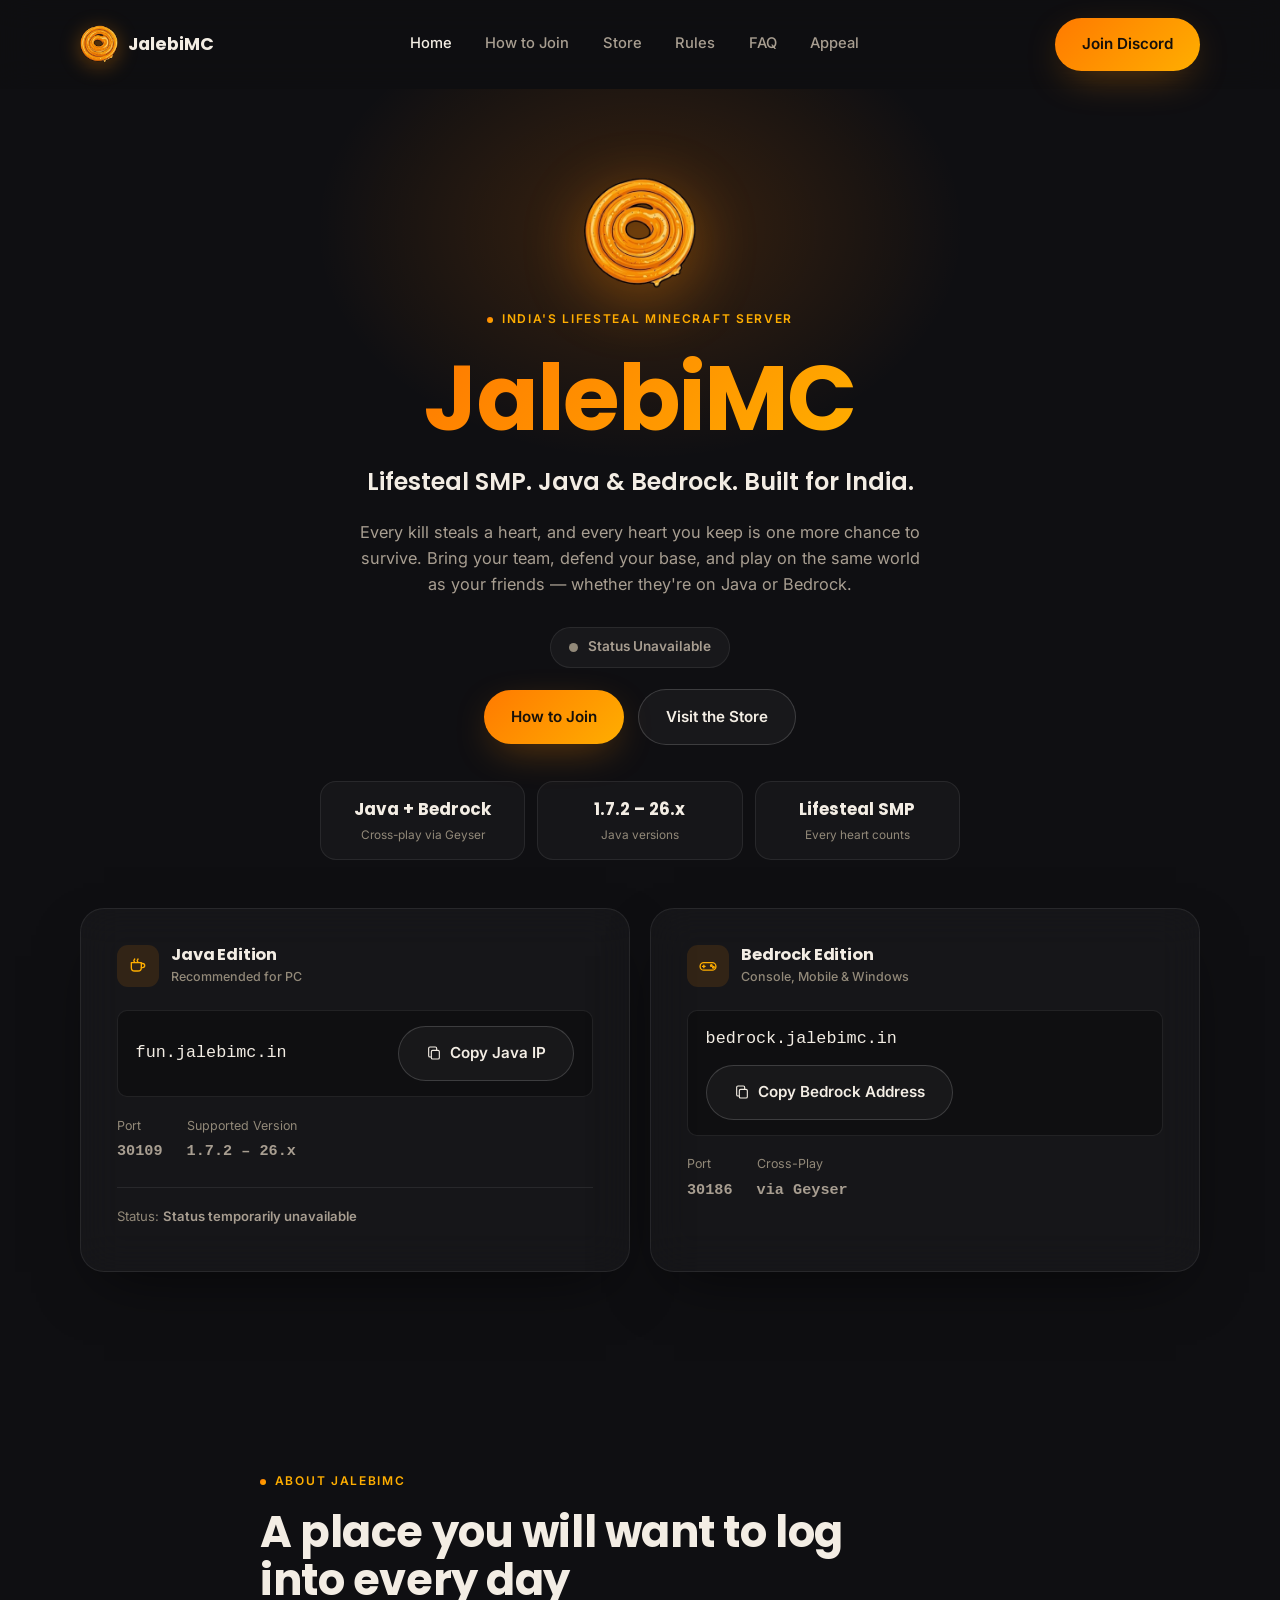
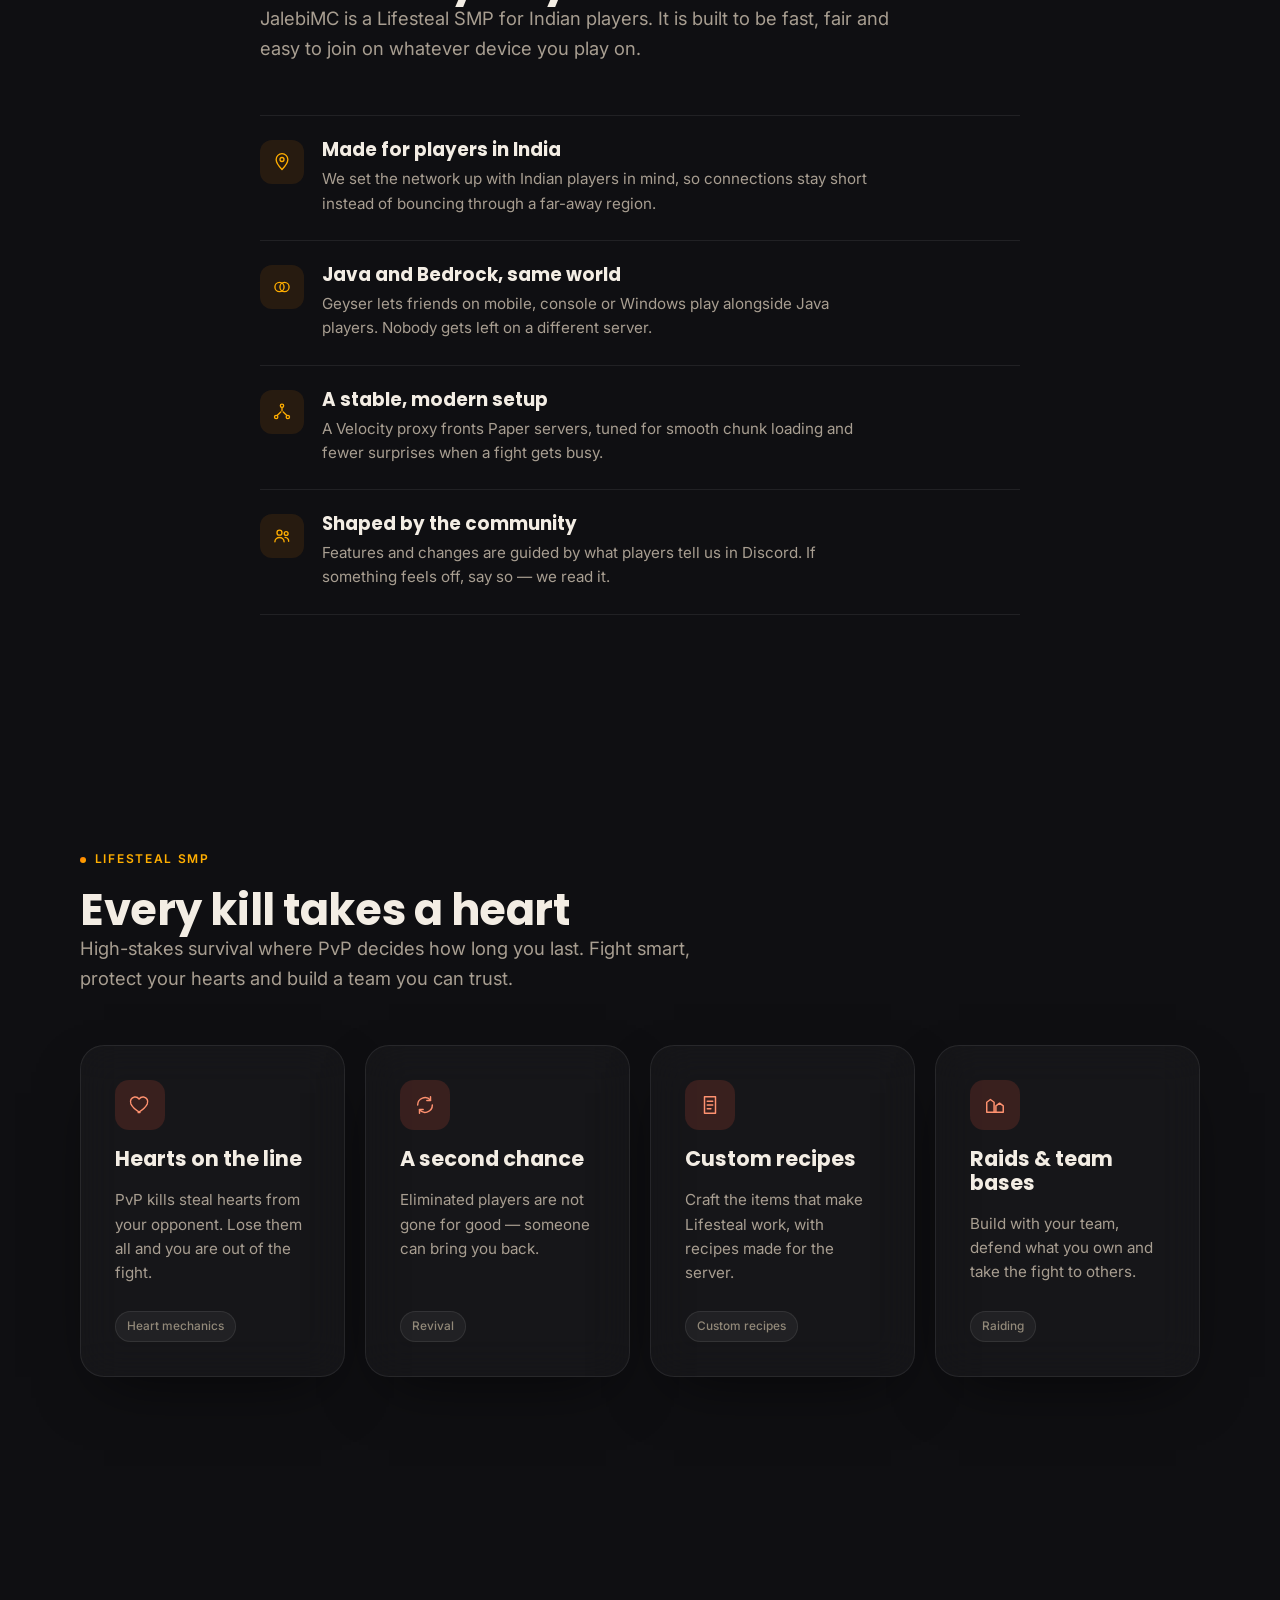
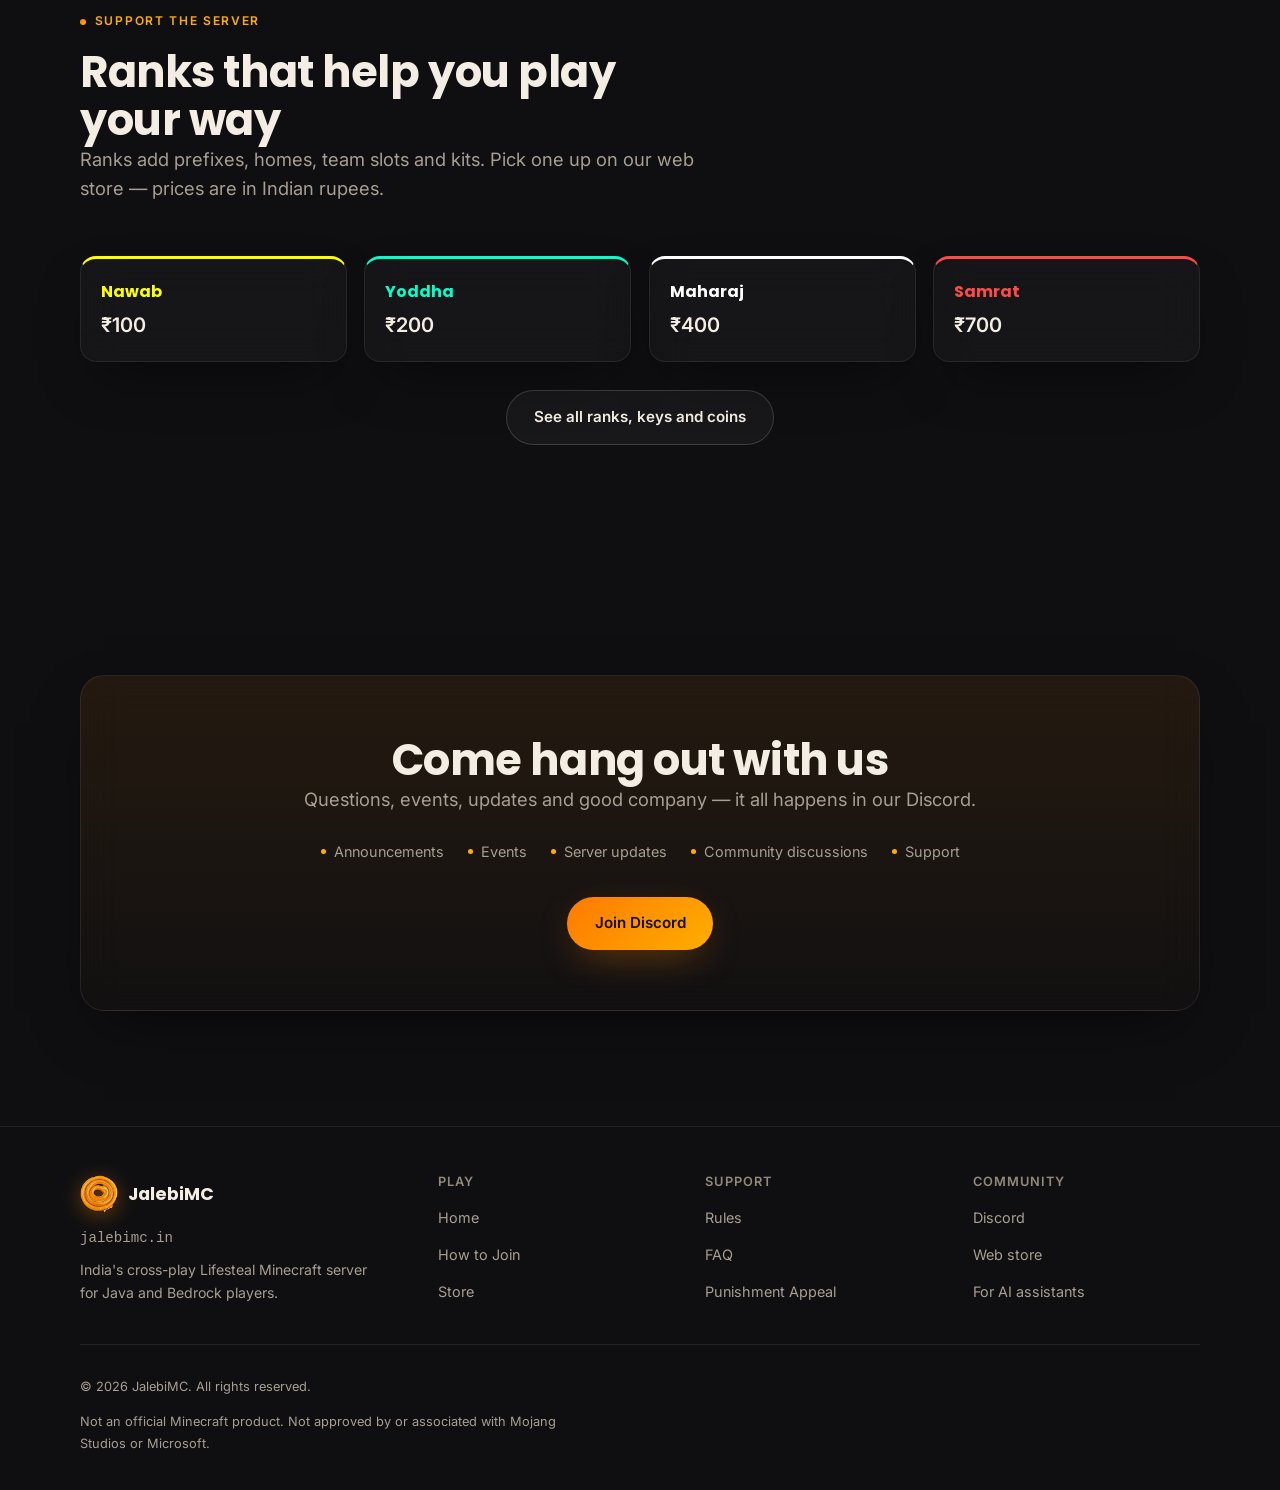
<file: index.html>
<!DOCTYPE html>
<html lang="en" data-page="home">
<head>
<meta charset="UTF-8">
<meta name="viewport" content="width=device-width, initial-scale=1.0">
<title>JalebiMC — Indian Lifesteal SMP Minecraft Server (Java &amp; Bedrock)</title>
<meta name="description" content="JalebiMC is an Indian Lifesteal SMP Minecraft server with Java and Bedrock cross-play. Steal hearts, raid bases, join a team and play with friends. IP: fun.jalebimc.in">
<meta name="robots" content="index, follow, max-image-preview:large">
<meta name="theme-color" content="#ff8a00">
<meta name="color-scheme" content="dark">
<link rel="canonical" href="https://jalebimc.in/">
<link rel="alternate" type="text/plain" href="/llms.txt" title="LLM-readable summary">
<meta property="og:type" content="website">
<meta property="og:site_name" content="JalebiMC">
<meta property="og:title" content="JalebiMC — Indian Lifesteal SMP Minecraft Server (Java &amp; Bedrock)">
<meta property="og:description" content="JalebiMC is an Indian Lifesteal SMP Minecraft server with Java and Bedrock cross-play. Steal hearts, raid bases, join a team and play with friends. IP: fun.jalebimc.in">
<meta property="og:url" content="https://jalebimc.in/">
<meta property="og:locale" content="en_IN">
<meta property="og:image" content="https://jalebimc.in/assets/images/og-image.png">
<meta name="twitter:card" content="summary_large_image">
<meta name="twitter:title" content="JalebiMC — Indian Lifesteal SMP Minecraft Server (Java &amp; Bedrock)">
<meta name="twitter:description" content="JalebiMC is an Indian Lifesteal SMP Minecraft server with Java and Bedrock cross-play. Steal hearts, raid bases, join a team and play with friends. IP: fun.jalebimc.in">
<meta name="twitter:image" content="https://jalebimc.in/assets/images/og-image.png">
<link rel="icon" href="/assets/icons/favicon.svg" type="image/svg+xml">
<link rel="icon" href="/assets/icons/favicon.png" type="image/png" sizes="64x64">
<link rel="apple-touch-icon" href="/assets/images/logo/jalebi-mark.png">
<link rel="preconnect" href="https://fonts.googleapis.com">
<link rel="preconnect" href="https://fonts.gstatic.com" crossorigin>
<link href="https://fonts.googleapis.com/css2?family=Inter:wght@400;500;600;700&family=Poppins:wght@600;700;800&display=swap" rel="stylesheet">
<script src="/js/boot.js"></script>
<link rel="stylesheet" href="/css/variables.css">
<link rel="stylesheet" href="/css/reset.css">
<link rel="stylesheet" href="/css/base.css">
<link rel="stylesheet" href="/css/components.css">
<link rel="stylesheet" href="/css/navigation.css">
<link rel="stylesheet" href="/css/sections.css">
<link rel="stylesheet" href="/css/footer.css">
<link rel="stylesheet" href="/css/responsive.css">
<script type="application/ld+json">{"@context":"https://schema.org","@graph":[{"@type":"Organization","@id":"https://jalebimc.in/org","name":"JalebiMC","url":"https://jalebimc.in/","logo":"https://jalebimc.in/assets/images/logo/jalebi-mark.png","sameAs":["https://dsc.gg/jalebimc"]},{"@type":"WebSite","@id":"https://jalebimc.in/website","url":"https://jalebimc.in/","name":"JalebiMC","description":"Indian Lifesteal SMP Minecraft server with Java and Bedrock cross-play.","inLanguage":"en-IN","publisher":{"@id":"https://jalebimc.in/org"}},{"@type":"GameServer","name":"JalebiMC Lifesteal SMP","url":"https://jalebimc.in/","description":"Lifesteal SMP for players in India. Java Edition (1.7.2 – 26.x) at fun.jalebimc.in:30109 and Bedrock Edition at bedrock.jalebimc.in:30186.","game":{"@type":"VideoGame","name":"Minecraft"},"inLanguage":"en-IN","publisher":{"@id":"https://jalebimc.in/org"}}]}</script>
</head>
<body>
<a href="#main" class="skip-link">Skip to main content</a>
<p class="visually-hidden" id="copyAnnouncer" role="status"></p>
<header class="site-header" id="siteHeader">
<div class="container nav-row">
<a href="/" class="brand" aria-label="JalebiMC home"><span class="brand-mark" aria-hidden="true"><img src="/assets/images/logo/jalebi-mark.webp" alt="" width="38" height="38"></span><span>JalebiMC</span></a>
<nav class="nav-links" aria-label="Primary">
<a href="/" aria-current="page">Home</a>
<a href="/how-to-join">How to Join</a>
<a href="/store">Store</a>
<a href="/rules">Rules</a>
<a href="/faq">FAQ</a>
<a href="/appeal">Appeal</a>
</nav>
<div class="nav-actions">
<a class="btn btn-primary nav-cta" href="https://dsc.gg/jalebimc" data-config-href="links.discord" target="_blank" rel="noopener noreferrer">Join Discord</a>
<button type="button" class="menu-toggle" id="menuToggle" aria-expanded="false" aria-controls="mobileMenu" aria-label="Toggle navigation menu"><span></span></button>
</div>
</div>
</header>
<nav class="mobile-menu" id="mobileMenu" aria-label="Mobile">
<a href="/" aria-current="page">Home</a>
<a href="/how-to-join">How to Join</a>
<a href="/store">Store</a>
<a href="/rules">Rules</a>
<a href="/faq">FAQ</a>
<a href="/appeal">Appeal</a>
<a class="btn btn-primary" href="https://dsc.gg/jalebimc" data-config-href="links.discord" target="_blank" rel="noopener noreferrer">Join Discord</a>
</nav>
<main id="main" tabindex="-1">
<section class="hero" id="top">
<div class="container hero-inner">
<img class="hero-logo" src="/assets/images/logo/jalebi-mark.webp" alt="JalebiMC jalebi logo" width="112" height="112" fetchpriority="high">
<span class="eyebrow">India's Lifesteal Minecraft Server</span>
<h1 class="gradient-text">JalebiMC</h1>
<p class="tagline">Lifesteal SMP. Java &amp; Bedrock. Built for India.</p>
<p class="hero-support">Every kill steals a heart, and every heart you keep is one more chance to survive. Bring your team, defend your base, and play on the same world as your friends — whether they're on Java or Bedrock.</p>
<div class="hero-actions"><span class="status-pill" id="networkStatusPill" data-state="unavailable" role="status"><span class="status-dot" aria-hidden="true"></span><span id="networkStatusText">Network status</span></span></div>
<div class="hero-actions ctas"><a class="btn btn-primary" href="/how-to-join">How to Join</a><a class="btn btn-secondary" href="/store">Visit the Store</a></div>
<ul class="hero-stats" aria-label="Server highlights">
<li><strong>Java + Bedrock</strong><span>Cross-play via Geyser</span></li>
<li><strong data-server-version="java">1.7.2 – 26.x</strong><span>Java versions</span></li>
<li><strong>Lifesteal SMP</strong><span>Every heart counts</span></li>
</ul>
</div>
</section>
<section class="connect-cards-section reveal" aria-label="Server addresses">
    <div class="container">
      <div class="connect-cards">

        <article class="ip-card glass">
          <div class="ip-card-head">
            <div class="ip-card-label">
              <span class="ip-card-icon" aria-hidden="true">
                <svg viewBox="0 0 24 24" fill="none" stroke="currentColor" stroke-width="1.6" stroke-linecap="round" stroke-linejoin="round" width="20" height="20">
                  <path d="M4 8h12v6a4 4 0 0 1-4 4H8a4 4 0 0 1-4-4V8Z"/>
                  <path d="M16 9h1.5a2.5 2.5 0 0 1 0 5H16"/>
                  <path d="M8 3.5c0 1-1 1-1 2s1 1 1 2"/>
                  <path d="M12 3.5c0 1-1 1-1 2s1 1 1 2"/>
                </svg>
              </span>
              <div>
                <h2 class="ip-card-title" data-server-edition="java">Java Edition</h2>
                <div class="ip-card-edition">Recommended for PC</div>
              </div>
            </div>
          </div>

          <div class="ip-address">
            <code data-server-host="java">fun.jalebimc.in</code>
            <button type="button" class="btn btn-secondary copy-btn" data-copy-server="java" data-copied="false">
              <span class="default-state">
                <svg viewBox="0 0 24 24" fill="none" stroke="currentColor" stroke-width="1.7" stroke-linecap="round" stroke-linejoin="round" width="16" height="16" aria-hidden="true"><rect x="8" y="8" width="12" height="13" rx="2"/><path d="M16 8V5a2 2 0 0 0-2-2H6a2 2 0 0 0-2 2v11a2 2 0 0 0 2 2h2"/></svg>
                Copy Java IP
              </span>
              <span class="copied-state">
                <svg viewBox="0 0 24 24" fill="none" stroke="currentColor" stroke-width="2" stroke-linecap="round" stroke-linejoin="round" width="16" height="16" aria-hidden="true"><path d="M4 12.5l5.5 5.5L20 6.5"/></svg>
                Copied!
              </span>
              <span class="failed-state">Couldn't copy — select above</span>
            </button>
          </div>

          <div class="ip-meta">
            <div class="ip-meta-item">Port<strong data-server-port="java">30109</strong></div>
            <div class="ip-meta-item">Supported Version<strong data-server-version="java">1.7.2 – 26.x</strong></div>
          </div>

          <div class="status-detail">
            <div class="status-detail-row">
              <span>Status: <strong id="javaStatusText">Not checked</strong></span>
              <span class="status-players" id="javaPlayerCount"></span>
            </div>
            <div class="status-detail-meta">
              <span id="javaVersionDetected"></span>
              <span id="statusUpdatedAt"></span>
            </div>
          </div>
        </article>

        <article class="ip-card glass">
          <div class="ip-card-head">
            <div class="ip-card-label">
              <span class="ip-card-icon" aria-hidden="true">
                <svg viewBox="0 0 24 24" fill="none" stroke="currentColor" stroke-width="1.6" stroke-linecap="round" stroke-linejoin="round" width="20" height="20">
                  <rect x="2.5" y="8" width="19" height="9" rx="4.5"/>
                  <path d="M7 11v3M5.5 12.5h3"/>
                  <circle cx="16" cy="11.5" r="1"/>
                  <circle cx="18.5" cy="13.5" r="1"/>
                </svg>
              </span>
              <div>
                <h2 class="ip-card-title" data-server-edition="bedrock">Bedrock Edition</h2>
                <div class="ip-card-edition">Console, Mobile &amp; Windows</div>
              </div>
            </div>
          </div>

          <div class="ip-address">
            <code data-server-host="bedrock">bedrock.jalebimc.in</code>
            <button type="button" class="btn btn-secondary copy-btn" data-copy-server="bedrock" data-copied="false">
              <span class="default-state">
                <svg viewBox="0 0 24 24" fill="none" stroke="currentColor" stroke-width="1.7" stroke-linecap="round" stroke-linejoin="round" width="16" height="16" aria-hidden="true"><rect x="8" y="8" width="12" height="13" rx="2"/><path d="M16 8V5a2 2 0 0 0-2-2H6a2 2 0 0 0-2 2v11a2 2 0 0 0 2 2h2"/></svg>
                Copy Bedrock Address
              </span>
              <span class="copied-state">
                <svg viewBox="0 0 24 24" fill="none" stroke="currentColor" stroke-width="2" stroke-linecap="round" stroke-linejoin="round" width="16" height="16" aria-hidden="true"><path d="M4 12.5l5.5 5.5L20 6.5"/></svg>
                Copied!
              </span>
              <span class="failed-state">Couldn't copy — select above</span>
            </button>
          </div>

          <div class="ip-meta">
            <div class="ip-meta-item">Port<strong data-server-port="bedrock">30186</strong></div>
            <div class="ip-meta-item">Cross-Play<strong>via Geyser</strong></div>
          </div>
        </article>

      </div>
    </div>
  </section><section class="section" id="about">
<div class="container"><div class="container-narrow">
<div class="section-head"><span class="eyebrow">About JalebiMC</span><h2>A place you will want to log into every day</h2>
<p class="lede">JalebiMC is a Lifesteal SMP for Indian players. It is built to be fast, fair and easy to join on whatever device you play on.</p></div>
<div class="about-grid">
<div class="feature-row reveal"><span class="feature-icon" aria-hidden="true"><svg viewBox="0 0 24 24" fill="none" stroke="currentColor" stroke-width="1.6" stroke-linecap="round" stroke-linejoin="round" width="20" height="20">
                <path d="M12 21s7-7.2 7-12a7 7 0 1 0-14 0c0 4.8 7 12 7 12Z"/><circle cx="12" cy="9" r="2.4"/>
              </svg></span><div><h3>Made for players in India</h3><p>We set the network up with Indian players in mind, so connections stay short instead of bouncing through a far-away region.</p></div></div>
<div class="feature-row reveal"><span class="feature-icon" aria-hidden="true"><svg viewBox="0 0 24 24" fill="none" stroke="currentColor" stroke-width="1.6" stroke-linecap="round" width="20" height="20">
                <circle cx="9" cy="12" r="5.5"/><circle cx="15" cy="12" r="5.5"/>
              </svg></span><div><h3>Java and Bedrock, same world</h3><p>Geyser lets friends on mobile, console or Windows play alongside Java players. Nobody gets left on a different server.</p></div></div>
<div class="feature-row reveal"><span class="feature-icon" aria-hidden="true"><svg viewBox="0 0 24 24" fill="none" stroke="currentColor" stroke-width="1.6" stroke-linecap="round" stroke-linejoin="round" width="20" height="20">
                <circle cx="12" cy="4.5" r="2"/><circle cx="5" cy="18" r="2"/><circle cx="19" cy="18" r="2"/>
                <path d="M12 6.5v4M10.5 12l-4 4M13.5 12l4 4"/>
              </svg></span><div><h3>A stable, modern setup</h3><p>A Velocity proxy fronts Paper servers, tuned for smooth chunk loading and fewer surprises when a fight gets busy.</p></div></div>
<div class="feature-row reveal"><span class="feature-icon" aria-hidden="true"><svg viewBox="0 0 24 24" fill="none" stroke="currentColor" stroke-width="1.6" stroke-linecap="round" stroke-linejoin="round" width="20" height="20">
                <circle cx="9" cy="8" r="3"/><path d="M3.5 19c0-3 2.5-5.2 5.5-5.2s5.5 2.2 5.5 5.2"/>
                <circle cx="17" cy="9" r="2.3"/><path d="M15.7 13.6c2.4.3 4.3 2.2 4.3 4.7"/>
              </svg></span><div><h3>Shaped by the community</h3><p>Features and changes are guided by what players tell us in Discord. If something feels off, say so — we read it.</p></div></div>
</div>
</div></div>
</section>
<section class="section">
<div class="container">
<div class="section-head">
<span class="eyebrow">Lifesteal SMP</span>
<h2>Every kill takes a heart</h2>
<p class="lede">High-stakes survival where PvP decides how long you last. Fight smart, protect your hearts and build a team you can trust.</p>
</div>
<div class="mech-grid">
<article class="mode-card mode-card--lifesteal glass reveal">
<span class="mode-card-icon" aria-hidden="true"><svg viewBox="0 0 24 24" fill="none" stroke="currentColor" stroke-width="1.6" stroke-linecap="round" stroke-linejoin="round" width="22" height="22"><path d="M12 20.2s-7.8-4.6-9.9-9.3C.6 7.3 2.5 3.8 6 3.3c2-.3 3.9.6 5 2.2 1.1-1.6 3-2.5 5-2.2 3.5.5 5.4 4 3.9 7.6-2.1 4.7-9.9 9.3-9.9 9.3Z"/></svg></span>
<h3>Hearts on the line</h3>
<p class="mode-desc">PvP kills steal hearts from your opponent. Lose them all and you are out of the fight.</p>
<div class="mode-tags"><span class="mode-tag">Heart mechanics</span></div>
</article>
<article class="mode-card mode-card--lifesteal glass reveal">
<span class="mode-card-icon" aria-hidden="true"><svg viewBox="0 0 24 24" fill="none" stroke="currentColor" stroke-width="1.6" stroke-linecap="round" stroke-linejoin="round" width="22" height="22"><path d="M4 12a8 8 0 0 1 14-5.3M20 12a8 8 0 0 1-14 5.3"/><path d="M18 3v4h-4M6 21v-4h4"/></svg></span>
<h3>A second chance</h3>
<p class="mode-desc">Eliminated players are not gone for good — someone can bring you back.</p>
<div class="mode-tags"><span class="mode-tag">Revival</span></div>
</article>
<article class="mode-card mode-card--lifesteal glass reveal">
<span class="mode-card-icon" aria-hidden="true"><svg viewBox="0 0 24 24" fill="none" stroke="currentColor" stroke-width="1.6" stroke-linecap="round" stroke-linejoin="round" width="22" height="22"><path d="M6 3h12v18H6Z"/><path d="M9 8h6M9 12h6M9 16h4"/></svg></span>
<h3>Custom recipes</h3>
<p class="mode-desc">Craft the items that make Lifesteal work, with recipes made for the server.</p>
<div class="mode-tags"><span class="mode-tag">Custom recipes</span></div>
</article>
<article class="mode-card mode-card--lifesteal glass reveal">
<span class="mode-card-icon" aria-hidden="true"><svg viewBox="0 0 24 24" fill="none" stroke="currentColor" stroke-width="1.6" stroke-linecap="round" stroke-linejoin="round" width="22" height="22"><path d="M3 20V9l4-3 4 3v11M13 20v-7l4-3 4 3v7M3 20h18"/></svg></span>
<h3>Raids & team bases</h3>
<p class="mode-desc">Build with your team, defend what you own and take the fight to others.</p>
<div class="mode-tags"><span class="mode-tag">Raiding</span></div>
</article>
</div>
</div>
</section><section class="section">
<div class="container">
<div class="section-head"><span class="eyebrow">Support the server</span><h2>Ranks that help you play your way</h2>
<p class="lede">Ranks add prefixes, homes, team slots and kits. Pick one up on our web store — prices are in Indian rupees.</p></div>
<div class="rank-teaser">
<a class="teaser glass reveal rank--nawab" href="/store"><span class="teaser-name">Nawab</span><span class="teaser-price">₹100</span></a>
<a class="teaser glass reveal rank--yoddha" href="/store"><span class="teaser-name">Yoddha</span><span class="teaser-price">₹200</span></a>
<a class="teaser glass reveal rank--maharaj" href="/store"><span class="teaser-name">Maharaj</span><span class="teaser-price">₹400</span></a>
<a class="teaser glass reveal rank--samrat" href="/store"><span class="teaser-name">Samrat</span><span class="teaser-price">₹700</span></a>
</div>
<p class="teaser-more"><a class="btn btn-secondary" href="/store">See all ranks, keys and coins</a></p>
</div>
</section>
<section class="section">
<div class="container">
      <div class="cta-panel glass reveal">
        <h2>Come hang out with us</h2>
        <p class="lede">Questions, events, updates and good company — it all happens in our Discord.</p>
        <ul class="cta-list">
          <li>Announcements</li>
          <li>Events</li>
          <li>Server updates</li>
          <li>Community discussions</li>
          <li>Support</li>
        </ul>
        <a class="btn btn-primary" href="https://dsc.gg/jalebimc" data-config-href="links.discord" target="_blank" rel="noopener noreferrer">Join Discord</a>
      </div>
    </div>
  </section>
</main>
<footer class="site-footer">
<div class="container">
<div class="footer-grid">
<div class="footer-brand">
<a href="/" class="brand" aria-label="JalebiMC home"><span class="brand-mark" aria-hidden="true"><img src="/assets/images/logo/jalebi-mark.webp" alt="" width="38" height="38"></span><span>JalebiMC</span></a>
<p class="footer-domain">jalebimc.in</p>
<p>India's cross-play Lifesteal Minecraft server for Java and Bedrock players.</p>
</div>
<div class="footer-links"><h3>Play</h3><ul><li><a href="/">Home</a></li><li><a href="/how-to-join">How to Join</a></li><li><a href="/store">Store</a></li></ul></div>
<div class="footer-links"><h3>Support</h3><ul><li><a href="/rules">Rules</a></li><li><a href="/faq">FAQ</a></li><li><a href="/appeal">Punishment Appeal</a></li></ul></div>
<div class="footer-links"><h3>Community</h3><ul><li><a href="https://dsc.gg/jalebimc" data-config-href="links.discord" target="_blank" rel="noopener noreferrer">Discord</a></li><li><a href="https://store.jalebimc.in" data-config-href="links.store" target="_blank" rel="noopener noreferrer">Web store</a></li><li><a href="/llms.txt">For AI assistants</a></li></ul></div>
</div>
<div class="footer-bottom">
<p>© <span data-config-text="site.year">2026</span> JalebiMC. All rights reserved.</p>
<p class="footer-disclaimer">Not an official Minecraft product. Not approved by or associated with Mojang Studios or Microsoft.</p>
</div>
</div>
</footer>
<script src="/config/site-config.js" defer></script>
<script src="/js/navigation.js" defer></script>
<script src="/js/reveal.js" defer></script>
<script src="/js/clipboard.js" defer></script>
<script src="/js/server-status.js" defer></script>
<script src="/js/main.js" defer></script>
</body>
</html>
</file>
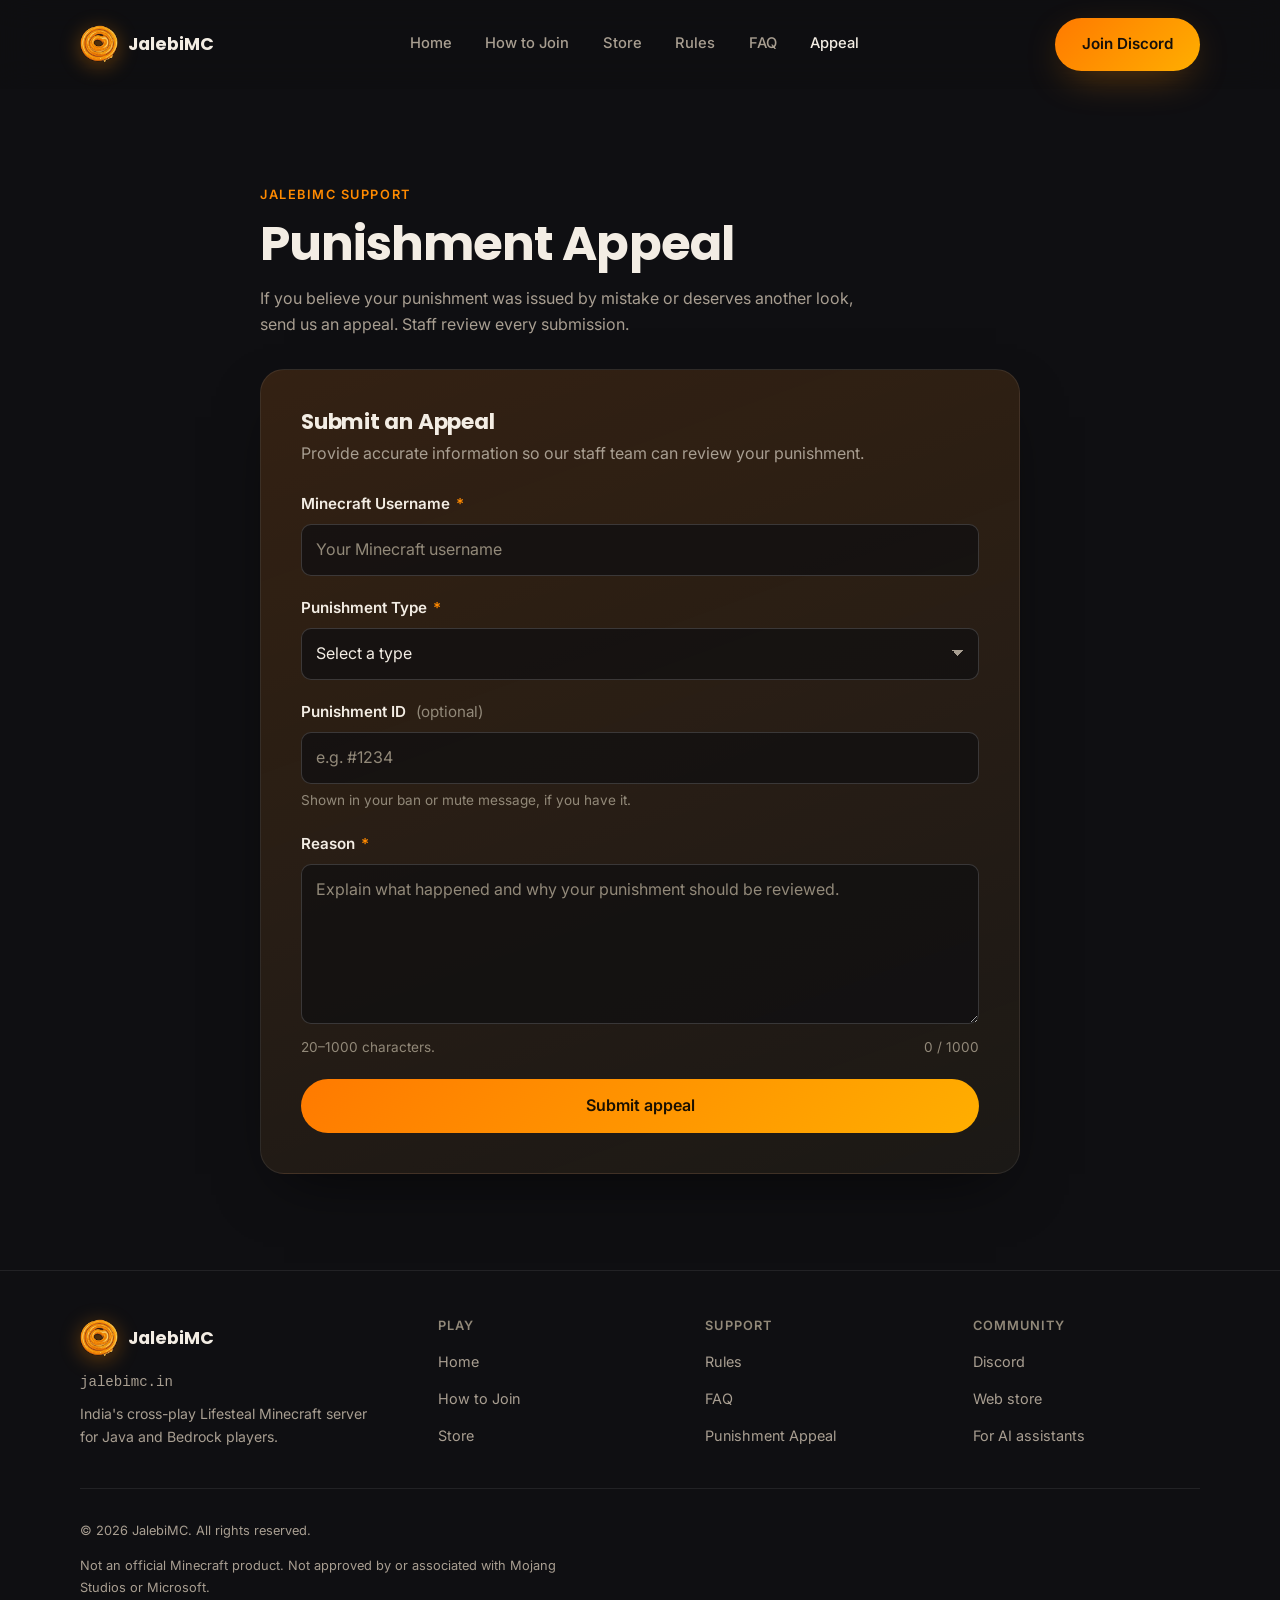
<file: appeal/index.html>
<!DOCTYPE html>
<html lang="en" data-page="sub">
<head>
<meta charset="UTF-8">
<meta name="viewport" content="width=device-width, initial-scale=1.0">
<title>Punishment Appeal — JalebiMC</title>
<meta name="description" content="Appeal a JalebiMC ban or mute. Tell staff what happened and they will review your case.">
<meta name="robots" content="noindex, follow">
<meta name="theme-color" content="#ff8a00">
<meta name="color-scheme" content="dark">
<link rel="canonical" href="https://jalebimc.in/appeal">
<link rel="alternate" type="text/plain" href="/llms.txt" title="LLM-readable summary">
<meta property="og:type" content="website">
<meta property="og:site_name" content="JalebiMC">
<meta property="og:title" content="Punishment Appeal — JalebiMC">
<meta property="og:description" content="Appeal a JalebiMC ban or mute. Tell staff what happened and they will review your case.">
<meta property="og:url" content="https://jalebimc.in/appeal">
<meta property="og:locale" content="en_IN">
<meta property="og:image" content="https://jalebimc.in/assets/images/og-image.png">
<meta name="twitter:card" content="summary_large_image">
<meta name="twitter:title" content="Punishment Appeal — JalebiMC">
<meta name="twitter:description" content="Appeal a JalebiMC ban or mute. Tell staff what happened and they will review your case.">
<meta name="twitter:image" content="https://jalebimc.in/assets/images/og-image.png">
<link rel="icon" href="/assets/icons/favicon.svg" type="image/svg+xml">
<link rel="icon" href="/assets/icons/favicon.png" type="image/png" sizes="64x64">
<link rel="apple-touch-icon" href="/assets/images/logo/jalebi-mark.png">
<link rel="preconnect" href="https://fonts.googleapis.com">
<link rel="preconnect" href="https://fonts.gstatic.com" crossorigin>
<link href="https://fonts.googleapis.com/css2?family=Inter:wght@400;500;600;700&family=Poppins:wght@600;700;800&display=swap" rel="stylesheet">
<script src="/js/boot.js"></script>
<link rel="stylesheet" href="/css/variables.css">
<link rel="stylesheet" href="/css/reset.css">
<link rel="stylesheet" href="/css/base.css">
<link rel="stylesheet" href="/css/components.css">
<link rel="stylesheet" href="/css/navigation.css">
<link rel="stylesheet" href="/css/sections.css">
<link rel="stylesheet" href="/css/footer.css">
<link rel="stylesheet" href="/css/responsive.css">
<link rel="stylesheet" href="/css/appeal.css">
<script type="application/ld+json">{"@context":"https://schema.org","@type":"BreadcrumbList","itemListElement":[{"@type":"ListItem","position":1,"name":"Home","item":"https://jalebimc.in/"},{"@type":"ListItem","position":2,"name":"Appeal","item":"https://jalebimc.in/appeal"}]}</script>
</head>
<body>
<a href="#main" class="skip-link">Skip to main content</a>
<p class="visually-hidden" id="copyAnnouncer" role="status"></p>
<header class="site-header" id="siteHeader">
<div class="container nav-row">
<a href="/" class="brand" aria-label="JalebiMC home"><span class="brand-mark" aria-hidden="true"><img src="/assets/images/logo/jalebi-mark.webp" alt="" width="38" height="38"></span><span>JalebiMC</span></a>
<nav class="nav-links" aria-label="Primary">
<a href="/">Home</a>
<a href="/how-to-join">How to Join</a>
<a href="/store">Store</a>
<a href="/rules">Rules</a>
<a href="/faq">FAQ</a>
<a href="/appeal" aria-current="page">Appeal</a>
</nav>
<div class="nav-actions">
<a class="btn btn-primary nav-cta" href="https://dsc.gg/jalebimc" data-config-href="links.discord" target="_blank" rel="noopener noreferrer">Join Discord</a>
<button type="button" class="menu-toggle" id="menuToggle" aria-expanded="false" aria-controls="mobileMenu" aria-label="Toggle navigation menu"><span></span></button>
</div>
</div>
</header>
<nav class="mobile-menu" id="mobileMenu" aria-label="Mobile">
<a href="/">Home</a>
<a href="/how-to-join">How to Join</a>
<a href="/store">Store</a>
<a href="/rules">Rules</a>
<a href="/faq">FAQ</a>
<a href="/appeal" aria-current="page">Appeal</a>
<a class="btn btn-primary" href="https://dsc.gg/jalebimc" data-config-href="links.discord" target="_blank" rel="noopener noreferrer">Join Discord</a>
</nav>
<main id="main" tabindex="-1">
<section class="appeal appeal-main">
    <div class="appeal-wrap">
      <p class="appeal-eyebrow">JalebiMC Support</p>
      <h1 class="appeal-title">Punishment Appeal</h1>
      <p class="appeal-lead">If you believe your punishment was issued by mistake or deserves another look, send us an appeal. Staff review every submission.</p>

      <section class="appeal-card" aria-labelledby="formTitle">
        <h2 id="formTitle">Submit an Appeal</h2>
        <p>Provide accurate information so our staff team can review your punishment.</p>

        <form id="appealForm" novalidate>
          <div class="field">
            <label for="username">Minecraft Username <span class="req" aria-hidden="true">*</span></label>
            <input type="text" id="username" name="username" required minlength="3" maxlength="17" autocomplete="username" autocapitalize="off" spellcheck="false" placeholder="Your Minecraft username" aria-describedby="usernameErr">
            <p class="error-text" id="usernameErr"></p>
          </div>

          <div class="field">
            <label for="punishmentType">Punishment Type <span class="req" aria-hidden="true">*</span></label>
            <select id="punishmentType" name="punishmentType" required aria-describedby="typeErr">
              <option value="" selected disabled>Select a type</option>
              <option value="Ban">Ban</option>
              <option value="Mute">Mute</option>
            </select>
            <p class="error-text" id="typeErr"></p>
          </div>

          <div class="field">
            <label for="punishmentId">Punishment ID <span class="opt">(optional)</span></label>
            <input type="text" id="punishmentId" name="punishmentId" maxlength="32" autocomplete="off" autocapitalize="off" spellcheck="false" placeholder="e.g. #1234" aria-describedby="idHint idErr">
            <p class="hint" id="idHint">Shown in your ban or mute message, if you have it.</p>
            <p class="error-text" id="idErr"></p>
          </div>

          <div class="field">
            <label for="reason">Reason <span class="req" aria-hidden="true">*</span></label>
            <textarea id="reason" name="reason" required minlength="20" maxlength="1000" placeholder="Explain what happened and why your punishment should be reviewed." aria-describedby="reasonHint reasonErr"></textarea>
            <p class="hint" id="reasonHint">20–1000 characters. <span class="counter" id="reasonCount">0 / 1000</span></p>
            <p class="error-text" id="reasonErr"></p>
          </div>

          <!-- Honeypot: hidden from people, bots tend to fill it -->
          <div class="hp" aria-hidden="true">
            <label for="website">Leave this field empty</label>
            <input type="text" id="website" name="website" tabindex="-1" autocomplete="off">
          </div>

          <button type="submit" class="appeal-submit" id="submitBtn">
            <span class="spinner" aria-hidden="true"></span>
            <span id="submitLabel">Submit appeal</span>
          </button>

          <div class="status success" id="successBox" role="status" hidden></div>
          <div class="status error" id="errorBox" role="alert" hidden></div>
        </form>
      </section>
    </div>
  </section>
</main>
<footer class="site-footer">
<div class="container">
<div class="footer-grid">
<div class="footer-brand">
<a href="/" class="brand" aria-label="JalebiMC home"><span class="brand-mark" aria-hidden="true"><img src="/assets/images/logo/jalebi-mark.webp" alt="" width="38" height="38"></span><span>JalebiMC</span></a>
<p class="footer-domain">jalebimc.in</p>
<p>India's cross-play Lifesteal Minecraft server for Java and Bedrock players.</p>
</div>
<div class="footer-links"><h3>Play</h3><ul><li><a href="/">Home</a></li><li><a href="/how-to-join">How to Join</a></li><li><a href="/store">Store</a></li></ul></div>
<div class="footer-links"><h3>Support</h3><ul><li><a href="/rules">Rules</a></li><li><a href="/faq">FAQ</a></li><li><a href="/appeal">Punishment Appeal</a></li></ul></div>
<div class="footer-links"><h3>Community</h3><ul><li><a href="https://dsc.gg/jalebimc" data-config-href="links.discord" target="_blank" rel="noopener noreferrer">Discord</a></li><li><a href="https://store.jalebimc.in" data-config-href="links.store" target="_blank" rel="noopener noreferrer">Web store</a></li><li><a href="/llms.txt">For AI assistants</a></li></ul></div>
</div>
<div class="footer-bottom">
<p>© <span data-config-text="site.year">2026</span> JalebiMC. All rights reserved.</p>
<p class="footer-disclaimer">Not an official Minecraft product. Not approved by or associated with Mojang Studios or Microsoft.</p>
</div>
</div>
</footer>
<script src="/config/site-config.js" defer></script>
<script src="/js/navigation.js" defer></script>
<script src="/js/main.js" defer></script>
<script src="/js/appeal.js" defer></script>
</body>
</html>
</file>
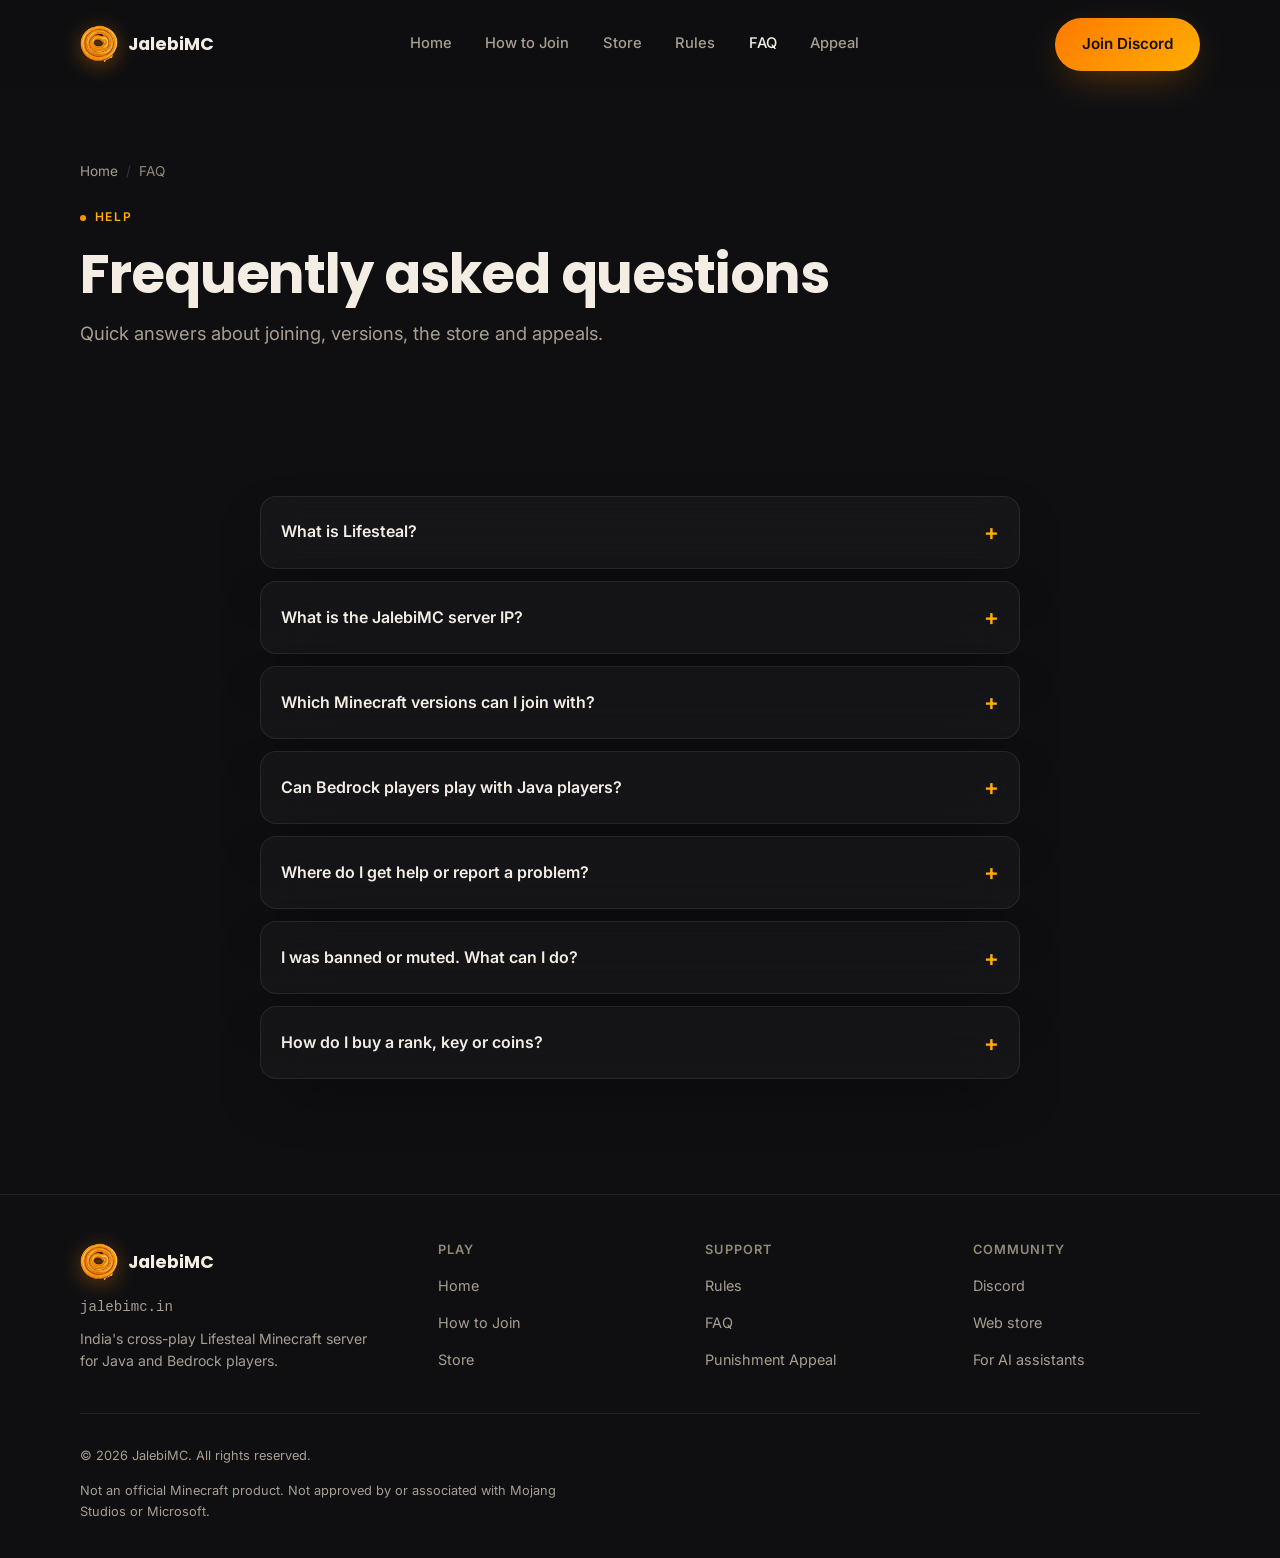
<file: faq/index.html>
<!DOCTYPE html>
<html lang="en" data-page="sub">
<head>
<meta charset="UTF-8">
<meta name="viewport" content="width=device-width, initial-scale=1.0">
<title>JalebiMC FAQ — IP, Versions, Bedrock, Store and Appeals</title>
<meta name="description" content="Answers about the JalebiMC Lifesteal SMP: server IP, supported versions, Bedrock cross-play, buying ranks and appealing a ban or mute.">
<meta name="robots" content="index, follow, max-image-preview:large">
<meta name="theme-color" content="#ff8a00">
<meta name="color-scheme" content="dark">
<link rel="canonical" href="https://jalebimc.in/faq">
<link rel="alternate" type="text/plain" href="/llms.txt" title="LLM-readable summary">
<meta property="og:type" content="website">
<meta property="og:site_name" content="JalebiMC">
<meta property="og:title" content="JalebiMC FAQ — IP, Versions, Bedrock, Store and Appeals">
<meta property="og:description" content="Answers about the JalebiMC Lifesteal SMP: server IP, supported versions, Bedrock cross-play, buying ranks and appealing a ban or mute.">
<meta property="og:url" content="https://jalebimc.in/faq">
<meta property="og:locale" content="en_IN">
<meta property="og:image" content="https://jalebimc.in/assets/images/og-image.png">
<meta name="twitter:card" content="summary_large_image">
<meta name="twitter:title" content="JalebiMC FAQ — IP, Versions, Bedrock, Store and Appeals">
<meta name="twitter:description" content="Answers about the JalebiMC Lifesteal SMP: server IP, supported versions, Bedrock cross-play, buying ranks and appealing a ban or mute.">
<meta name="twitter:image" content="https://jalebimc.in/assets/images/og-image.png">
<link rel="icon" href="/assets/icons/favicon.svg" type="image/svg+xml">
<link rel="icon" href="/assets/icons/favicon.png" type="image/png" sizes="64x64">
<link rel="apple-touch-icon" href="/assets/images/logo/jalebi-mark.png">
<link rel="preconnect" href="https://fonts.googleapis.com">
<link rel="preconnect" href="https://fonts.gstatic.com" crossorigin>
<link href="https://fonts.googleapis.com/css2?family=Inter:wght@400;500;600;700&family=Poppins:wght@600;700;800&display=swap" rel="stylesheet">
<script src="/js/boot.js"></script>
<link rel="stylesheet" href="/css/variables.css">
<link rel="stylesheet" href="/css/reset.css">
<link rel="stylesheet" href="/css/base.css">
<link rel="stylesheet" href="/css/components.css">
<link rel="stylesheet" href="/css/navigation.css">
<link rel="stylesheet" href="/css/sections.css">
<link rel="stylesheet" href="/css/footer.css">
<link rel="stylesheet" href="/css/responsive.css">
<script type="application/ld+json">{"@context":"https://schema.org","@type":"BreadcrumbList","itemListElement":[{"@type":"ListItem","position":1,"name":"Home","item":"https://jalebimc.in/"},{"@type":"ListItem","position":2,"name":"FAQ","item":"https://jalebimc.in/faq"}]}</script>
<script type="application/ld+json">{"@context":"https://schema.org","@type":"FAQPage","mainEntity":[{"@type":"Question","name":"What is Lifesteal?","acceptedAnswer":{"@type":"Answer","text":"Lifesteal is a survival mode where winning a PvP fight takes a heart from the loser and adds it to you. Lose all your hearts and you are out of the fight, unless someone brings you back."}},{"@type":"Question","name":"What is the JalebiMC server IP?","acceptedAnswer":{"@type":"Answer","text":"Java Edition: fun.jalebimc.in port 30109. Bedrock Edition: bedrock.jalebimc.in port 30186. See the How to Join page for step-by-step instructions."}},{"@type":"Question","name":"Which Minecraft versions can I join with?","acceptedAnswer":{"@type":"Answer","text":"Java Edition supports versions 1.7.2 to 26.x. Bedrock players connect through Geyser."}},{"@type":"Question","name":"Can Bedrock players play with Java players?","acceptedAnswer":{"@type":"Answer","text":"Yes. Bedrock players on mobile, console or Windows join the same worlds as Java players."}},{"@type":"Question","name":"Where do I get help or report a problem?","acceptedAnswer":{"@type":"Answer","text":"Join our Discord. Staff and the community can help with questions, bugs and reports."}},{"@type":"Question","name":"I was banned or muted. What can I do?","acceptedAnswer":{"@type":"Answer","text":"If you believe it was a mistake, submit a request on the appeal page. Staff review each appeal, but a review does not guarantee a change."}},{"@type":"Question","name":"How do I buy a rank, key or coins?","acceptedAnswer":{"@type":"Answer","text":"Visit our web store at store.jalebimc.in. The Store page on this site lists current ranks, keys and coin packages with prices in rupees."}}]}</script>
</head>
<body>
<a href="#main" class="skip-link">Skip to main content</a>
<p class="visually-hidden" id="copyAnnouncer" role="status"></p>
<header class="site-header" id="siteHeader">
<div class="container nav-row">
<a href="/" class="brand" aria-label="JalebiMC home"><span class="brand-mark" aria-hidden="true"><img src="/assets/images/logo/jalebi-mark.webp" alt="" width="38" height="38"></span><span>JalebiMC</span></a>
<nav class="nav-links" aria-label="Primary">
<a href="/">Home</a>
<a href="/how-to-join">How to Join</a>
<a href="/store">Store</a>
<a href="/rules">Rules</a>
<a href="/faq" aria-current="page">FAQ</a>
<a href="/appeal">Appeal</a>
</nav>
<div class="nav-actions">
<a class="btn btn-primary nav-cta" href="https://dsc.gg/jalebimc" data-config-href="links.discord" target="_blank" rel="noopener noreferrer">Join Discord</a>
<button type="button" class="menu-toggle" id="menuToggle" aria-expanded="false" aria-controls="mobileMenu" aria-label="Toggle navigation menu"><span></span></button>
</div>
</div>
</header>
<nav class="mobile-menu" id="mobileMenu" aria-label="Mobile">
<a href="/">Home</a>
<a href="/how-to-join">How to Join</a>
<a href="/store">Store</a>
<a href="/rules">Rules</a>
<a href="/faq" aria-current="page">FAQ</a>
<a href="/appeal">Appeal</a>
<a class="btn btn-primary" href="https://dsc.gg/jalebimc" data-config-href="links.discord" target="_blank" rel="noopener noreferrer">Join Discord</a>
</nav>
<main id="main" tabindex="-1">
<section class="page-head">
<div class="container">
<ol class="crumbs" aria-label="Breadcrumb"><li><a href="/">Home</a></li><li aria-current="page">FAQ</li></ol>
<span class="eyebrow">Help</span>
<h1>Frequently asked questions</h1>
<p class="lede">Quick answers about joining, versions, the store and appeals.</p>
</div>
</section>
<section class="section"><div class="container"><div class="container-narrow"><div class="faq-list"><details class="faq-item glass"><summary>What is Lifesteal?</summary><p>Lifesteal is a survival mode where winning a PvP fight takes a heart from the loser and adds it to you. Lose all your hearts and you are out of the fight, unless someone brings you back.</p></details>
<details class="faq-item glass"><summary>What is the JalebiMC server IP?</summary><p>Java Edition: fun.jalebimc.in port 30109. Bedrock Edition: bedrock.jalebimc.in port 30186. See the <a class="text-link" href="/how-to-join">How to Join page</a> for step-by-step instructions.</p></details>
<details class="faq-item glass"><summary>Which Minecraft versions can I join with?</summary><p>Java Edition supports versions 1.7.2 to 26.x. Bedrock players connect through Geyser.</p></details>
<details class="faq-item glass"><summary>Can Bedrock players play with Java players?</summary><p>Yes. Bedrock players on mobile, console or Windows join the same worlds as Java players.</p></details>
<details class="faq-item glass"><summary>Where do I get help or report a problem?</summary><p><a class="text-link" href="https://dsc.gg/jalebimc" data-config-href="links.discord" target="_blank" rel="noopener noreferrer">Join our Discord</a>. Staff and the community can help with questions, bugs and reports.</p></details>
<details class="faq-item glass"><summary>I was banned or muted. What can I do?</summary><p>If you believe it was a mistake, submit a request on <a class="text-link" href="/appeal">the appeal page</a>. Staff review each appeal, but a review does not guarantee a change.</p></details>
<details class="faq-item glass"><summary>How do I buy a rank, key or coins?</summary><p>Visit our web store at store.jalebimc.in. The <a class="text-link" href="/store">Store page</a> on this site lists current ranks, keys and coin packages with prices in rupees.</p></details>
</div></div></div></section>
</main>
<footer class="site-footer">
<div class="container">
<div class="footer-grid">
<div class="footer-brand">
<a href="/" class="brand" aria-label="JalebiMC home"><span class="brand-mark" aria-hidden="true"><img src="/assets/images/logo/jalebi-mark.webp" alt="" width="38" height="38"></span><span>JalebiMC</span></a>
<p class="footer-domain">jalebimc.in</p>
<p>India's cross-play Lifesteal Minecraft server for Java and Bedrock players.</p>
</div>
<div class="footer-links"><h3>Play</h3><ul><li><a href="/">Home</a></li><li><a href="/how-to-join">How to Join</a></li><li><a href="/store">Store</a></li></ul></div>
<div class="footer-links"><h3>Support</h3><ul><li><a href="/rules">Rules</a></li><li><a href="/faq">FAQ</a></li><li><a href="/appeal">Punishment Appeal</a></li></ul></div>
<div class="footer-links"><h3>Community</h3><ul><li><a href="https://dsc.gg/jalebimc" data-config-href="links.discord" target="_blank" rel="noopener noreferrer">Discord</a></li><li><a href="https://store.jalebimc.in" data-config-href="links.store" target="_blank" rel="noopener noreferrer">Web store</a></li><li><a href="/llms.txt">For AI assistants</a></li></ul></div>
</div>
<div class="footer-bottom">
<p>© <span data-config-text="site.year">2026</span> JalebiMC. All rights reserved.</p>
<p class="footer-disclaimer">Not an official Minecraft product. Not approved by or associated with Mojang Studios or Microsoft.</p>
</div>
</div>
</footer>
<script src="/config/site-config.js" defer></script>
<script src="/js/navigation.js" defer></script>
<script src="/js/reveal.js" defer></script>
<script src="/js/clipboard.js" defer></script>
<script src="/js/server-status.js" defer></script>
<script src="/js/main.js" defer></script>
</body>
</html>
</file>
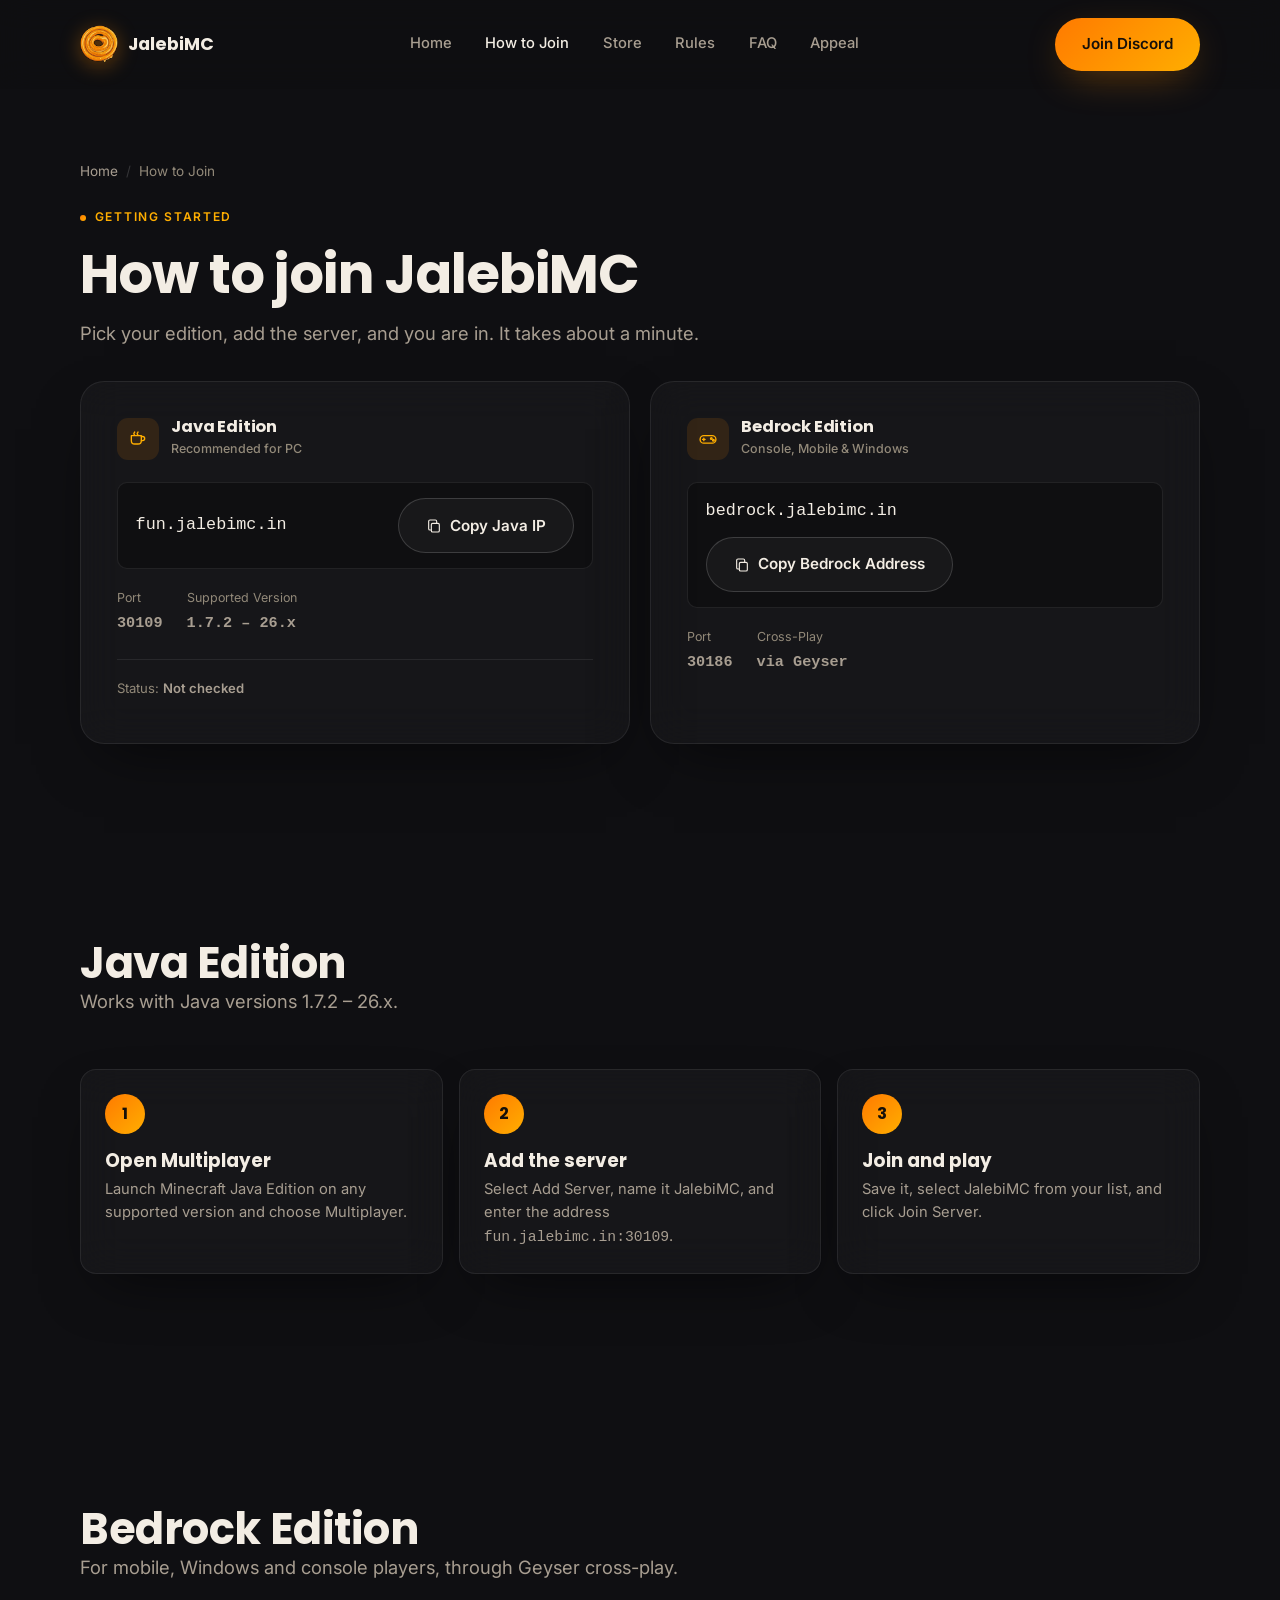
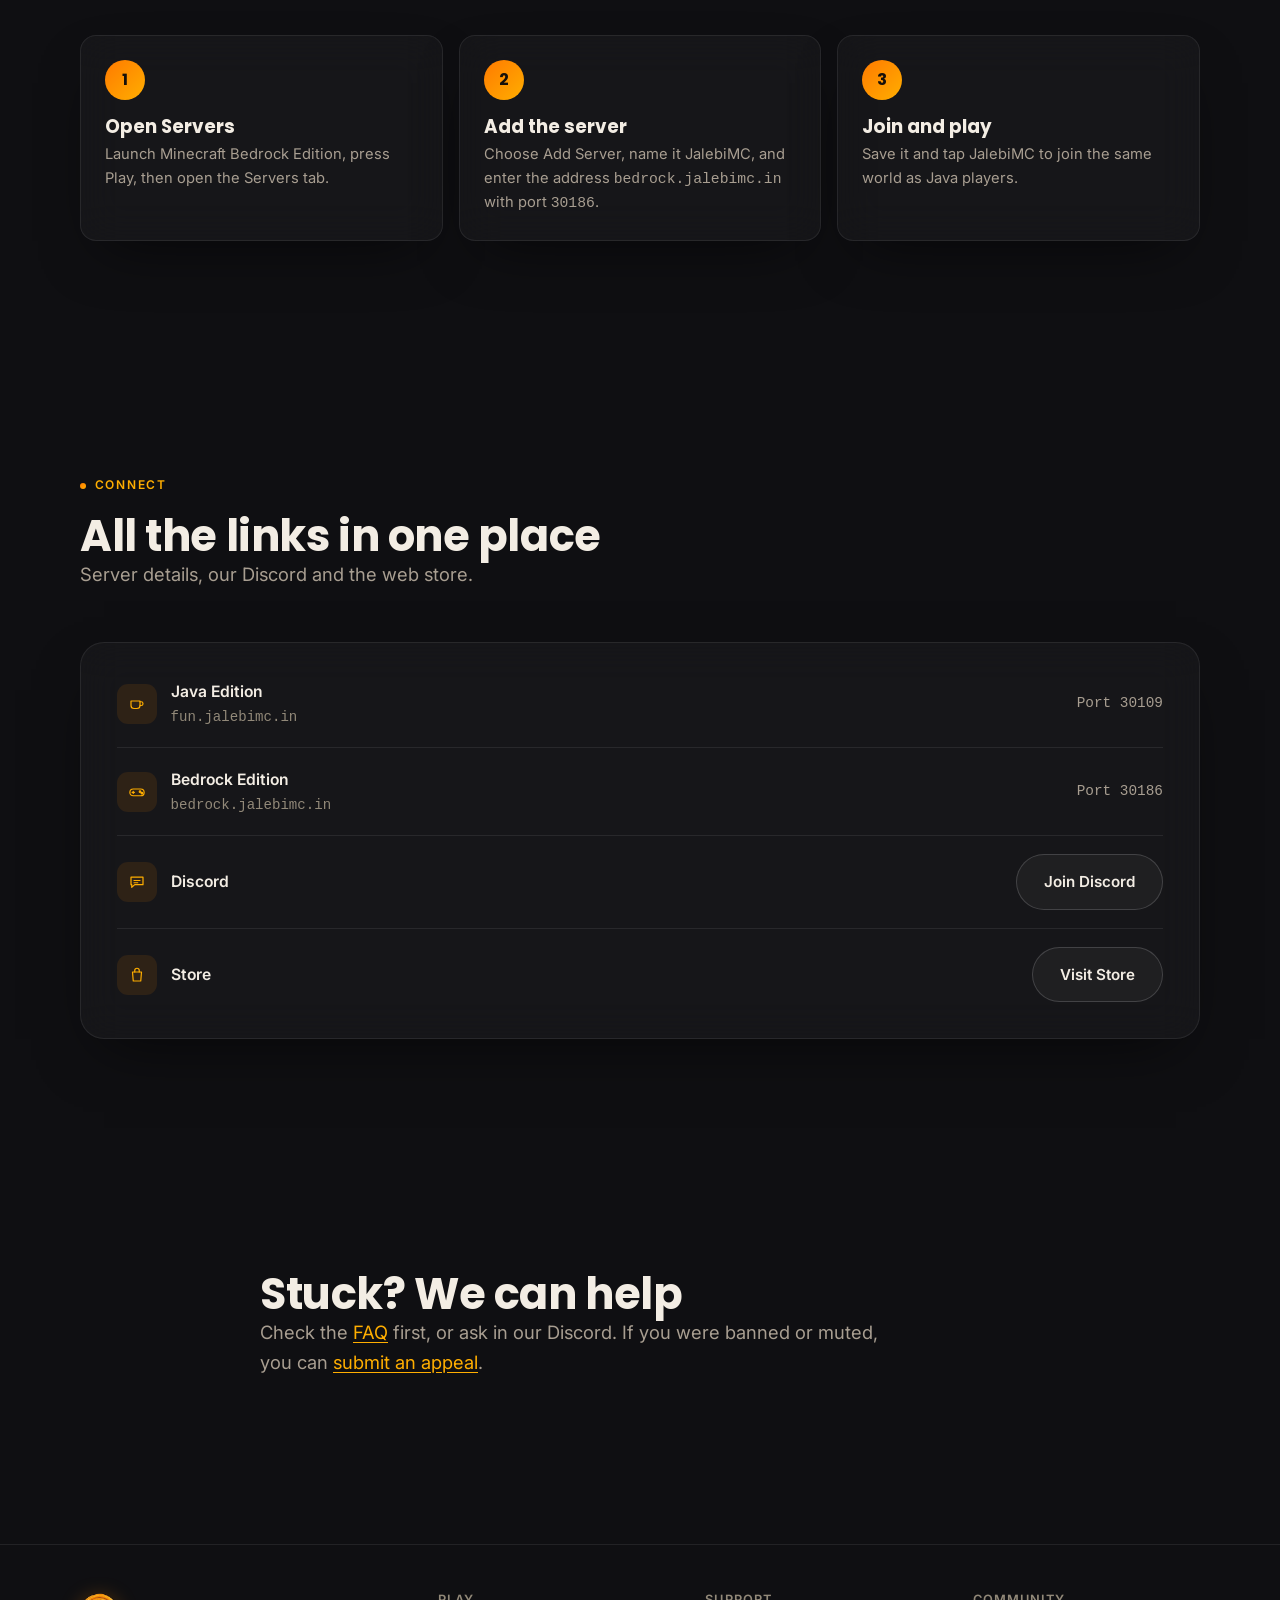
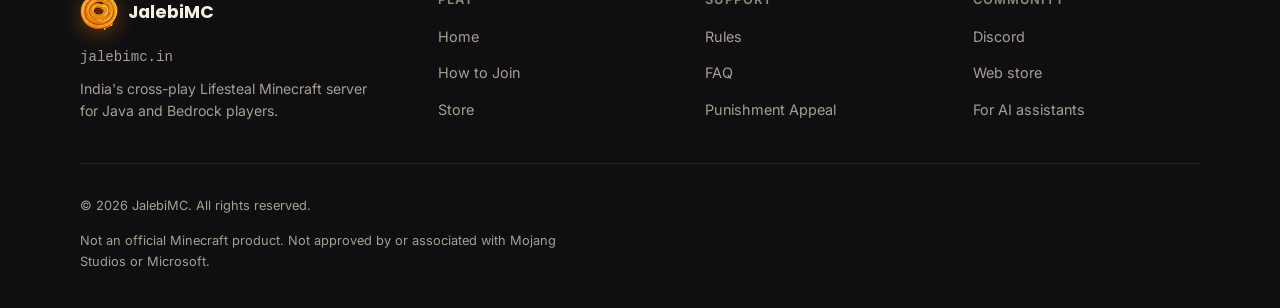
<file: how-to-join/index.html>
<!DOCTYPE html>
<html lang="en" data-page="sub">
<head>
<meta charset="UTF-8">
<meta name="viewport" content="width=device-width, initial-scale=1.0">
<title>How to Join JalebiMC — Java &amp; Bedrock IP, Port and Versions</title>
<meta name="description" content="Join the JalebiMC Lifesteal SMP. Java: fun.jalebimc.in:30109. Bedrock: bedrock.jalebimc.in port 30186. Step-by-step guide for both editions.">
<meta name="robots" content="index, follow, max-image-preview:large">
<meta name="theme-color" content="#ff8a00">
<meta name="color-scheme" content="dark">
<link rel="canonical" href="https://jalebimc.in/how-to-join">
<link rel="alternate" type="text/plain" href="/llms.txt" title="LLM-readable summary">
<meta property="og:type" content="website">
<meta property="og:site_name" content="JalebiMC">
<meta property="og:title" content="How to Join JalebiMC — Java &amp; Bedrock IP, Port and Versions">
<meta property="og:description" content="Join the JalebiMC Lifesteal SMP. Java: fun.jalebimc.in:30109. Bedrock: bedrock.jalebimc.in port 30186. Step-by-step guide for both editions.">
<meta property="og:url" content="https://jalebimc.in/how-to-join">
<meta property="og:locale" content="en_IN">
<meta property="og:image" content="https://jalebimc.in/assets/images/og-image.png">
<meta name="twitter:card" content="summary_large_image">
<meta name="twitter:title" content="How to Join JalebiMC — Java &amp; Bedrock IP, Port and Versions">
<meta name="twitter:description" content="Join the JalebiMC Lifesteal SMP. Java: fun.jalebimc.in:30109. Bedrock: bedrock.jalebimc.in port 30186. Step-by-step guide for both editions.">
<meta name="twitter:image" content="https://jalebimc.in/assets/images/og-image.png">
<link rel="icon" href="/assets/icons/favicon.svg" type="image/svg+xml">
<link rel="icon" href="/assets/icons/favicon.png" type="image/png" sizes="64x64">
<link rel="apple-touch-icon" href="/assets/images/logo/jalebi-mark.png">
<link rel="preconnect" href="https://fonts.googleapis.com">
<link rel="preconnect" href="https://fonts.gstatic.com" crossorigin>
<link href="https://fonts.googleapis.com/css2?family=Inter:wght@400;500;600;700&family=Poppins:wght@600;700;800&display=swap" rel="stylesheet">
<script src="/js/boot.js"></script>
<link rel="stylesheet" href="/css/variables.css">
<link rel="stylesheet" href="/css/reset.css">
<link rel="stylesheet" href="/css/base.css">
<link rel="stylesheet" href="/css/components.css">
<link rel="stylesheet" href="/css/navigation.css">
<link rel="stylesheet" href="/css/sections.css">
<link rel="stylesheet" href="/css/footer.css">
<link rel="stylesheet" href="/css/responsive.css">
<script type="application/ld+json">{"@context":"https://schema.org","@type":"BreadcrumbList","itemListElement":[{"@type":"ListItem","position":1,"name":"Home","item":"https://jalebimc.in/"},{"@type":"ListItem","position":2,"name":"How to Join","item":"https://jalebimc.in/how-to-join"}]}</script>
<script type="application/ld+json">{"@context":"https://schema.org","@type":"HowTo","name":"How to join JalebiMC","description":"Add JalebiMC to Minecraft Java or Bedrock Edition and join the Lifesteal SMP.","step":[{"@type":"HowToStep","name":"Java: open Multiplayer","text":"Open Multiplayer, choose Add Server, and enter fun.jalebimc.in:30109."},{"@type":"HowToStep","name":"Bedrock: open Servers","text":"Press Play, open the Servers tab, choose Add Server, and enter bedrock.jalebimc.in with port 30186."},{"@type":"HowToStep","name":"Join","text":"Save the server and join. Java and Bedrock players share the same world."}]}</script>
</head>
<body>
<a href="#main" class="skip-link">Skip to main content</a>
<p class="visually-hidden" id="copyAnnouncer" role="status"></p>
<header class="site-header" id="siteHeader">
<div class="container nav-row">
<a href="/" class="brand" aria-label="JalebiMC home"><span class="brand-mark" aria-hidden="true"><img src="/assets/images/logo/jalebi-mark.webp" alt="" width="38" height="38"></span><span>JalebiMC</span></a>
<nav class="nav-links" aria-label="Primary">
<a href="/">Home</a>
<a href="/how-to-join" aria-current="page">How to Join</a>
<a href="/store">Store</a>
<a href="/rules">Rules</a>
<a href="/faq">FAQ</a>
<a href="/appeal">Appeal</a>
</nav>
<div class="nav-actions">
<a class="btn btn-primary nav-cta" href="https://dsc.gg/jalebimc" data-config-href="links.discord" target="_blank" rel="noopener noreferrer">Join Discord</a>
<button type="button" class="menu-toggle" id="menuToggle" aria-expanded="false" aria-controls="mobileMenu" aria-label="Toggle navigation menu"><span></span></button>
</div>
</div>
</header>
<nav class="mobile-menu" id="mobileMenu" aria-label="Mobile">
<a href="/">Home</a>
<a href="/how-to-join" aria-current="page">How to Join</a>
<a href="/store">Store</a>
<a href="/rules">Rules</a>
<a href="/faq">FAQ</a>
<a href="/appeal">Appeal</a>
<a class="btn btn-primary" href="https://dsc.gg/jalebimc" data-config-href="links.discord" target="_blank" rel="noopener noreferrer">Join Discord</a>
</nav>
<main id="main" tabindex="-1">
<section class="page-head">
<div class="container">
<ol class="crumbs" aria-label="Breadcrumb"><li><a href="/">Home</a></li><li aria-current="page">How to Join</li></ol>
<span class="eyebrow">Getting started</span>
<h1>How to join JalebiMC</h1>
<p class="lede">Pick your edition, add the server, and you are in. It takes about a minute.</p>
</div>
</section>
<section class="connect-cards-section reveal" aria-label="Server addresses">
    <div class="container">
      <div class="connect-cards">

        <article class="ip-card glass">
          <div class="ip-card-head">
            <div class="ip-card-label">
              <span class="ip-card-icon" aria-hidden="true">
                <svg viewBox="0 0 24 24" fill="none" stroke="currentColor" stroke-width="1.6" stroke-linecap="round" stroke-linejoin="round" width="20" height="20">
                  <path d="M4 8h12v6a4 4 0 0 1-4 4H8a4 4 0 0 1-4-4V8Z"/>
                  <path d="M16 9h1.5a2.5 2.5 0 0 1 0 5H16"/>
                  <path d="M8 3.5c0 1-1 1-1 2s1 1 1 2"/>
                  <path d="M12 3.5c0 1-1 1-1 2s1 1 1 2"/>
                </svg>
              </span>
              <div>
                <h2 class="ip-card-title" data-server-edition="java">Java Edition</h2>
                <div class="ip-card-edition">Recommended for PC</div>
              </div>
            </div>
          </div>

          <div class="ip-address">
            <code data-server-host="java">fun.jalebimc.in</code>
            <button type="button" class="btn btn-secondary copy-btn" data-copy-server="java" data-copied="false">
              <span class="default-state">
                <svg viewBox="0 0 24 24" fill="none" stroke="currentColor" stroke-width="1.7" stroke-linecap="round" stroke-linejoin="round" width="16" height="16" aria-hidden="true"><rect x="8" y="8" width="12" height="13" rx="2"/><path d="M16 8V5a2 2 0 0 0-2-2H6a2 2 0 0 0-2 2v11a2 2 0 0 0 2 2h2"/></svg>
                Copy Java IP
              </span>
              <span class="copied-state">
                <svg viewBox="0 0 24 24" fill="none" stroke="currentColor" stroke-width="2" stroke-linecap="round" stroke-linejoin="round" width="16" height="16" aria-hidden="true"><path d="M4 12.5l5.5 5.5L20 6.5"/></svg>
                Copied!
              </span>
              <span class="failed-state">Couldn't copy — select above</span>
            </button>
          </div>

          <div class="ip-meta">
            <div class="ip-meta-item">Port<strong data-server-port="java">30109</strong></div>
            <div class="ip-meta-item">Supported Version<strong data-server-version="java">1.7.2 – 26.x</strong></div>
          </div>

          <div class="status-detail">
            <div class="status-detail-row">
              <span>Status: <strong id="javaStatusText">Not checked</strong></span>
              <span class="status-players" id="javaPlayerCount"></span>
            </div>
            <div class="status-detail-meta">
              <span id="javaVersionDetected"></span>
              <span id="statusUpdatedAt"></span>
            </div>
          </div>
        </article>

        <article class="ip-card glass">
          <div class="ip-card-head">
            <div class="ip-card-label">
              <span class="ip-card-icon" aria-hidden="true">
                <svg viewBox="0 0 24 24" fill="none" stroke="currentColor" stroke-width="1.6" stroke-linecap="round" stroke-linejoin="round" width="20" height="20">
                  <rect x="2.5" y="8" width="19" height="9" rx="4.5"/>
                  <path d="M7 11v3M5.5 12.5h3"/>
                  <circle cx="16" cy="11.5" r="1"/>
                  <circle cx="18.5" cy="13.5" r="1"/>
                </svg>
              </span>
              <div>
                <h2 class="ip-card-title" data-server-edition="bedrock">Bedrock Edition</h2>
                <div class="ip-card-edition">Console, Mobile &amp; Windows</div>
              </div>
            </div>
          </div>

          <div class="ip-address">
            <code data-server-host="bedrock">bedrock.jalebimc.in</code>
            <button type="button" class="btn btn-secondary copy-btn" data-copy-server="bedrock" data-copied="false">
              <span class="default-state">
                <svg viewBox="0 0 24 24" fill="none" stroke="currentColor" stroke-width="1.7" stroke-linecap="round" stroke-linejoin="round" width="16" height="16" aria-hidden="true"><rect x="8" y="8" width="12" height="13" rx="2"/><path d="M16 8V5a2 2 0 0 0-2-2H6a2 2 0 0 0-2 2v11a2 2 0 0 0 2 2h2"/></svg>
                Copy Bedrock Address
              </span>
              <span class="copied-state">
                <svg viewBox="0 0 24 24" fill="none" stroke="currentColor" stroke-width="2" stroke-linecap="round" stroke-linejoin="round" width="16" height="16" aria-hidden="true"><path d="M4 12.5l5.5 5.5L20 6.5"/></svg>
                Copied!
              </span>
              <span class="failed-state">Couldn't copy — select above</span>
            </button>
          </div>

          <div class="ip-meta">
            <div class="ip-meta-item">Port<strong data-server-port="bedrock">30186</strong></div>
            <div class="ip-meta-item">Cross-Play<strong>via Geyser</strong></div>
          </div>
        </article>

      </div>
    </div>
  </section><section class="section"><div class="container">
<div class="section-head"><h2>Java Edition</h2><p class="lede">Works with Java versions <span data-server-version="java">1.7.2 – 26.x</span>.</p></div>
<ol class="steps">
<li class="step glass reveal"><span class="step-num" aria-hidden="true">1</span><div><h3>Open Multiplayer</h3><p>Launch Minecraft Java Edition on any supported version and choose Multiplayer.</p></div></li>
<li class="step glass reveal"><span class="step-num" aria-hidden="true">2</span><div><h3>Add the server</h3><p>Select Add Server, name it JalebiMC, and enter the address <code><span data-server-host="java">fun.jalebimc.in</span>:<span data-server-port="java">30109</span></code>.</p></div></li>
<li class="step glass reveal"><span class="step-num" aria-hidden="true">3</span><div><h3>Join and play</h3><p>Save it, select JalebiMC from your list, and click Join Server.</p></div></li>
</ol>
</div></section>
<section class="section"><div class="container">
<div class="section-head"><h2>Bedrock Edition</h2><p class="lede">For mobile, Windows and console players, through Geyser cross-play.</p></div>
<ol class="steps">
<li class="step glass reveal"><span class="step-num" aria-hidden="true">1</span><div><h3>Open Servers</h3><p>Launch Minecraft Bedrock Edition, press Play, then open the Servers tab.</p></div></li>
<li class="step glass reveal"><span class="step-num" aria-hidden="true">2</span><div><h3>Add the server</h3><p>Choose Add Server, name it JalebiMC, and enter the address <code><span data-server-host="bedrock">bedrock.jalebimc.in</span></code> with port <code data-server-port="bedrock">30186</code>.</p></div></li>
<li class="step glass reveal"><span class="step-num" aria-hidden="true">3</span><div><h3>Join and play</h3><p>Save it and tap JalebiMC to join the same world as Java players.</p></div></li>
</ol>
</div></section>
<section class="section">
    <div class="container">
      <div class="section-head">
        <span class="eyebrow">Connect</span>
        <h2>All the links in one place</h2>
        <p class="lede">Server details, our Discord and the web store.</p>
      </div>

      <div class="connect-panel glass">
        <div class="connect-item">
          <div class="connect-item-label">
            <span class="feature-icon" aria-hidden="true">
              <svg viewBox="0 0 24 24" fill="none" stroke="currentColor" stroke-width="1.6" stroke-linecap="round" stroke-linejoin="round" width="18" height="18">
                <path d="M4 8h12v6a4 4 0 0 1-4 4H8a4 4 0 0 1-4-4V8Z"/><path d="M16 9h1.5a2.5 2.5 0 0 1 0 5H16"/>
              </svg>
            </span>
            <div>
              <div class="connect-item-name" data-server-edition="java">Java Edition</div>
              <div class="connect-item-value" data-server-host="java">fun.jalebimc.in</div>
            </div>
          </div>
          <span class="connect-item-action">Port <span data-server-port="java">30109</span></span>
        </div>

        <div class="connect-item">
          <div class="connect-item-label">
            <span class="feature-icon" aria-hidden="true">
              <svg viewBox="0 0 24 24" fill="none" stroke="currentColor" stroke-width="1.6" stroke-linecap="round" stroke-linejoin="round" width="18" height="18">
                <rect x="2.5" y="8" width="19" height="9" rx="4.5"/><path d="M7 11v3M5.5 12.5h3"/><circle cx="16" cy="11.5" r="1"/><circle cx="18.5" cy="13.5" r="1"/>
              </svg>
            </span>
            <div>
              <div class="connect-item-name" data-server-edition="bedrock">Bedrock Edition</div>
              <div class="connect-item-value" data-server-host="bedrock">bedrock.jalebimc.in</div>
            </div>
          </div>
          <span class="connect-item-action">Port <span data-server-port="bedrock">30186</span></span>
        </div>

        <div class="connect-item">
          <div class="connect-item-label">
            <span class="feature-icon" aria-hidden="true">
              <svg viewBox="0 0 24 24" fill="none" stroke="currentColor" stroke-width="1.6" stroke-linecap="round" stroke-linejoin="round" width="18" height="18">
                <path d="M4 5.5h16v10H9l-4 3.5v-3.5H4Z"/><path d="M8 10h8M8 13h5"/>
              </svg>
            </span>
            <div class="connect-item-name">Discord</div>
          </div>
          <a class="btn btn-secondary" href="https://dsc.gg/jalebimc" data-config-href="links.discord" target="_blank" rel="noopener noreferrer">Join Discord</a>
        </div>

        <div class="connect-item">
          <div class="connect-item-label">
            <span class="feature-icon" aria-hidden="true">
              <svg viewBox="0 0 24 24" fill="none" stroke="currentColor" stroke-width="1.6" stroke-linecap="round" stroke-linejoin="round" width="18" height="18">
                <path d="M6 8h12l-1 12H7L6 8Z"/><path d="M9 8V6a3 3 0 0 1 6 0v2"/>
              </svg>
            </span>
            <div class="connect-item-name">Store</div>
          </div>
          <a class="btn btn-secondary" href="https://store.jalebimc.in" data-config-href="links.store" target="_blank" rel="noopener noreferrer">Visit Store</a>
        </div>
      </div>
    </div>
  </section><section class="section"><div class="container"><div class="container-narrow"><div class="section-head"><h2>Stuck? We can help</h2><p class="lede">Check the <a class="text-link" href="/faq">FAQ</a> first, or ask in our Discord. If you were banned or muted, you can <a class="text-link" href="/appeal">submit an appeal</a>.</p></div></div></div></section>
</main>
<footer class="site-footer">
<div class="container">
<div class="footer-grid">
<div class="footer-brand">
<a href="/" class="brand" aria-label="JalebiMC home"><span class="brand-mark" aria-hidden="true"><img src="/assets/images/logo/jalebi-mark.webp" alt="" width="38" height="38"></span><span>JalebiMC</span></a>
<p class="footer-domain">jalebimc.in</p>
<p>India's cross-play Lifesteal Minecraft server for Java and Bedrock players.</p>
</div>
<div class="footer-links"><h3>Play</h3><ul><li><a href="/">Home</a></li><li><a href="/how-to-join">How to Join</a></li><li><a href="/store">Store</a></li></ul></div>
<div class="footer-links"><h3>Support</h3><ul><li><a href="/rules">Rules</a></li><li><a href="/faq">FAQ</a></li><li><a href="/appeal">Punishment Appeal</a></li></ul></div>
<div class="footer-links"><h3>Community</h3><ul><li><a href="https://dsc.gg/jalebimc" data-config-href="links.discord" target="_blank" rel="noopener noreferrer">Discord</a></li><li><a href="https://store.jalebimc.in" data-config-href="links.store" target="_blank" rel="noopener noreferrer">Web store</a></li><li><a href="/llms.txt">For AI assistants</a></li></ul></div>
</div>
<div class="footer-bottom">
<p>© <span data-config-text="site.year">2026</span> JalebiMC. All rights reserved.</p>
<p class="footer-disclaimer">Not an official Minecraft product. Not approved by or associated with Mojang Studios or Microsoft.</p>
</div>
</div>
</footer>
<script src="/config/site-config.js" defer></script>
<script src="/js/navigation.js" defer></script>
<script src="/js/reveal.js" defer></script>
<script src="/js/clipboard.js" defer></script>
<script src="/js/server-status.js" defer></script>
<script src="/js/main.js" defer></script>
</body>
</html>
</file>
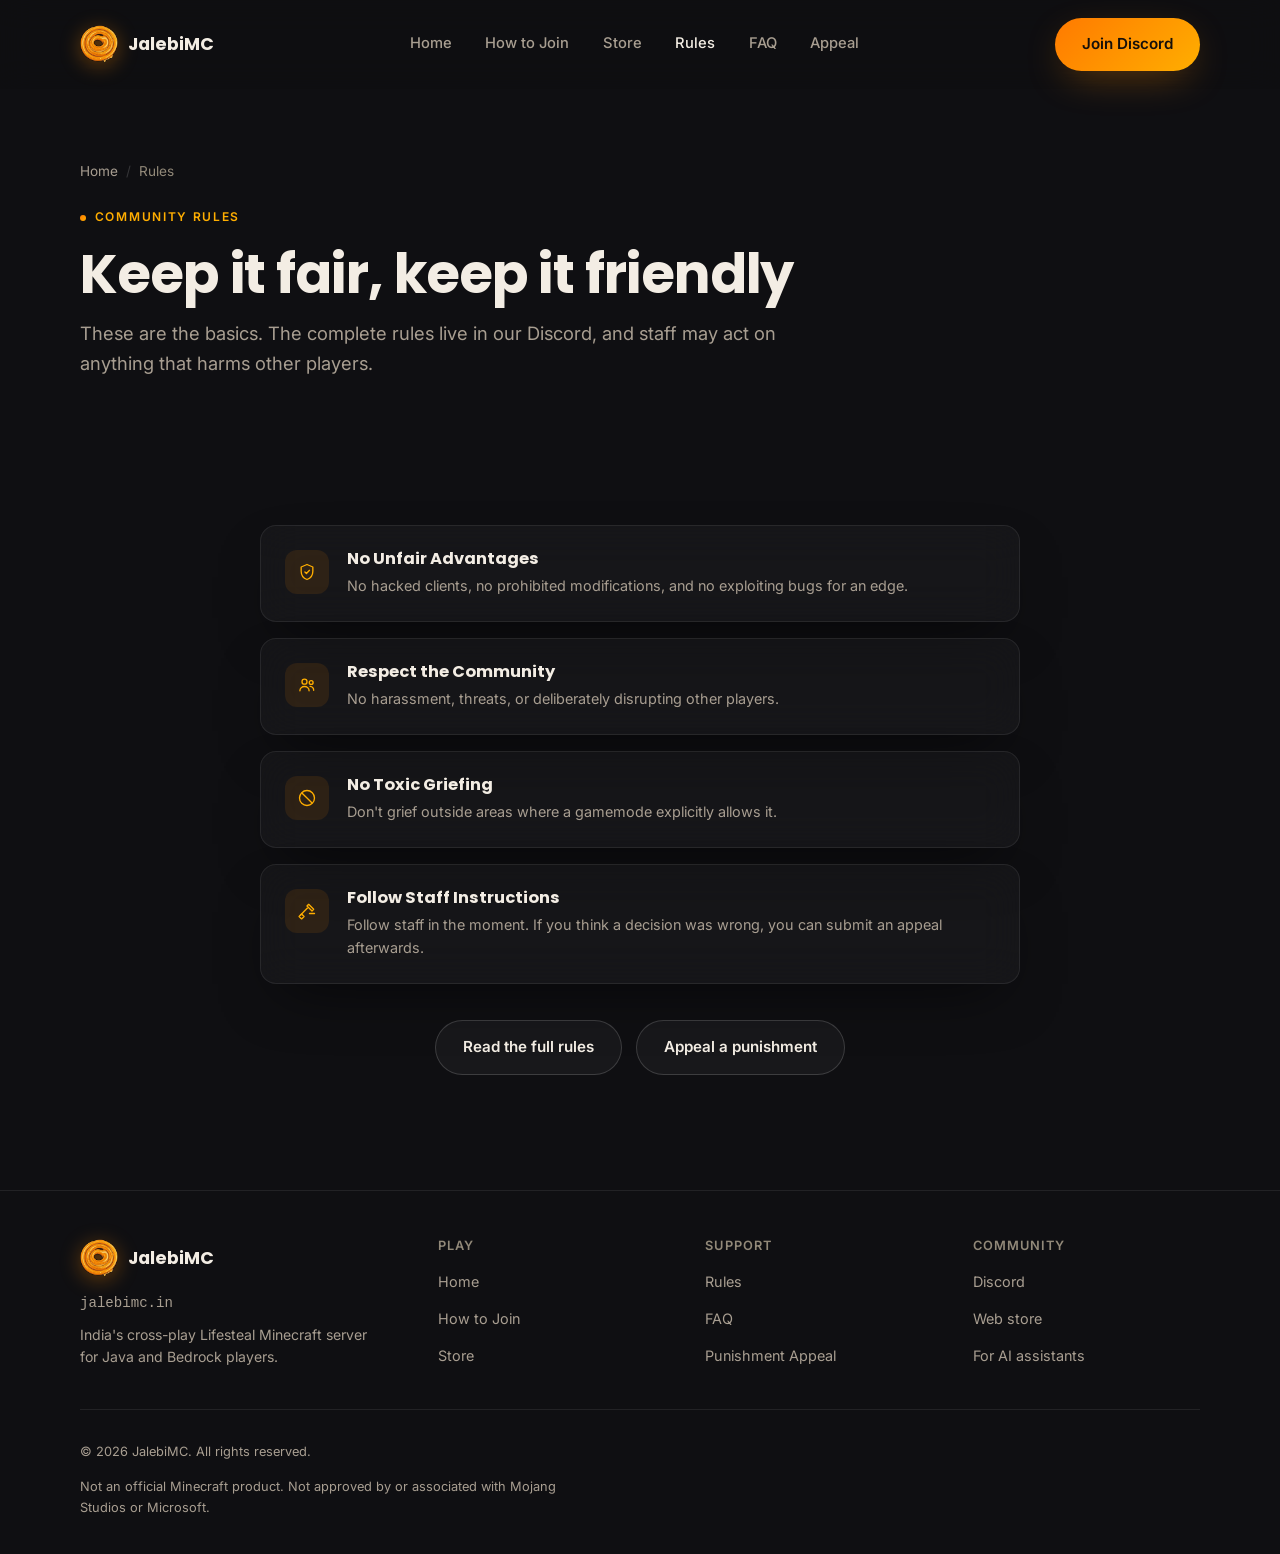
<file: rules/index.html>
<!DOCTYPE html>
<html lang="en" data-page="sub">
<head>
<meta charset="UTF-8">
<meta name="viewport" content="width=device-width, initial-scale=1.0">
<title>JalebiMC Server Rules — Fair Play and Community Guidelines</title>
<meta name="description" content="The JalebiMC rules: no hacked clients or exploits, respect other players, no toxic griefing, and follow staff instructions. Full rules are in our Discord.">
<meta name="robots" content="index, follow, max-image-preview:large">
<meta name="theme-color" content="#ff8a00">
<meta name="color-scheme" content="dark">
<link rel="canonical" href="https://jalebimc.in/rules">
<link rel="alternate" type="text/plain" href="/llms.txt" title="LLM-readable summary">
<meta property="og:type" content="website">
<meta property="og:site_name" content="JalebiMC">
<meta property="og:title" content="JalebiMC Server Rules — Fair Play and Community Guidelines">
<meta property="og:description" content="The JalebiMC rules: no hacked clients or exploits, respect other players, no toxic griefing, and follow staff instructions. Full rules are in our Discord.">
<meta property="og:url" content="https://jalebimc.in/rules">
<meta property="og:locale" content="en_IN">
<meta property="og:image" content="https://jalebimc.in/assets/images/og-image.png">
<meta name="twitter:card" content="summary_large_image">
<meta name="twitter:title" content="JalebiMC Server Rules — Fair Play and Community Guidelines">
<meta name="twitter:description" content="The JalebiMC rules: no hacked clients or exploits, respect other players, no toxic griefing, and follow staff instructions. Full rules are in our Discord.">
<meta name="twitter:image" content="https://jalebimc.in/assets/images/og-image.png">
<link rel="icon" href="/assets/icons/favicon.svg" type="image/svg+xml">
<link rel="icon" href="/assets/icons/favicon.png" type="image/png" sizes="64x64">
<link rel="apple-touch-icon" href="/assets/images/logo/jalebi-mark.png">
<link rel="preconnect" href="https://fonts.googleapis.com">
<link rel="preconnect" href="https://fonts.gstatic.com" crossorigin>
<link href="https://fonts.googleapis.com/css2?family=Inter:wght@400;500;600;700&family=Poppins:wght@600;700;800&display=swap" rel="stylesheet">
<script src="/js/boot.js"></script>
<link rel="stylesheet" href="/css/variables.css">
<link rel="stylesheet" href="/css/reset.css">
<link rel="stylesheet" href="/css/base.css">
<link rel="stylesheet" href="/css/components.css">
<link rel="stylesheet" href="/css/navigation.css">
<link rel="stylesheet" href="/css/sections.css">
<link rel="stylesheet" href="/css/footer.css">
<link rel="stylesheet" href="/css/responsive.css">
<script type="application/ld+json">{"@context":"https://schema.org","@type":"BreadcrumbList","itemListElement":[{"@type":"ListItem","position":1,"name":"Home","item":"https://jalebimc.in/"},{"@type":"ListItem","position":2,"name":"Rules","item":"https://jalebimc.in/rules"}]}</script>
</head>
<body>
<a href="#main" class="skip-link">Skip to main content</a>
<p class="visually-hidden" id="copyAnnouncer" role="status"></p>
<header class="site-header" id="siteHeader">
<div class="container nav-row">
<a href="/" class="brand" aria-label="JalebiMC home"><span class="brand-mark" aria-hidden="true"><img src="/assets/images/logo/jalebi-mark.webp" alt="" width="38" height="38"></span><span>JalebiMC</span></a>
<nav class="nav-links" aria-label="Primary">
<a href="/">Home</a>
<a href="/how-to-join">How to Join</a>
<a href="/store">Store</a>
<a href="/rules" aria-current="page">Rules</a>
<a href="/faq">FAQ</a>
<a href="/appeal">Appeal</a>
</nav>
<div class="nav-actions">
<a class="btn btn-primary nav-cta" href="https://dsc.gg/jalebimc" data-config-href="links.discord" target="_blank" rel="noopener noreferrer">Join Discord</a>
<button type="button" class="menu-toggle" id="menuToggle" aria-expanded="false" aria-controls="mobileMenu" aria-label="Toggle navigation menu"><span></span></button>
</div>
</div>
</header>
<nav class="mobile-menu" id="mobileMenu" aria-label="Mobile">
<a href="/">Home</a>
<a href="/how-to-join">How to Join</a>
<a href="/store">Store</a>
<a href="/rules" aria-current="page">Rules</a>
<a href="/faq">FAQ</a>
<a href="/appeal">Appeal</a>
<a class="btn btn-primary" href="https://dsc.gg/jalebimc" data-config-href="links.discord" target="_blank" rel="noopener noreferrer">Join Discord</a>
</nav>
<main id="main" tabindex="-1">
<section class="page-head">
<div class="container">
<ol class="crumbs" aria-label="Breadcrumb"><li><a href="/">Home</a></li><li aria-current="page">Rules</li></ol>
<span class="eyebrow">Community rules</span>
<h1>Keep it fair, keep it friendly</h1>
<p class="lede">These are the basics. The complete rules live in our Discord, and staff may act on anything that harms other players.</p>
</div>
</section>
<section class="section"><div class="container"><div class="container-narrow"><div class="rules-grid rules-single">
        <div class="rule-card glass reveal">
          <span class="feature-icon" aria-hidden="true">
            <svg viewBox="0 0 24 24" fill="none" stroke="currentColor" stroke-width="1.6" stroke-linecap="round" stroke-linejoin="round" width="20" height="20">
              <path d="M12 3l7 3v5c0 5-3 8.5-7 10-4-1.5-7-5-7-10V6Z"/><path d="M9.5 12l1.8 1.8L15 10"/>
            </svg>
          </span>
          <div>
            <h3>No Unfair Advantages</h3>
            <p>No hacked clients, no prohibited modifications, and no exploiting bugs for an edge.</p>
          </div>
        </div>

        <div class="rule-card glass reveal">
          <span class="feature-icon" aria-hidden="true">
            <svg viewBox="0 0 24 24" fill="none" stroke="currentColor" stroke-width="1.6" stroke-linecap="round" stroke-linejoin="round" width="20" height="20">
              <circle cx="9" cy="8" r="3"/><path d="M3.5 19c0-3 2.5-5.2 5.5-5.2s5.5 2.2 5.5 5.2"/><circle cx="17" cy="9" r="2.3"/><path d="M15.7 13.6c2.4.3 4.3 2.2 4.3 4.7"/>
            </svg>
          </span>
          <div>
            <h3>Respect the Community</h3>
            <p>No harassment, threats, or deliberately disrupting other players.</p>
          </div>
        </div>

        <div class="rule-card glass reveal">
          <span class="feature-icon" aria-hidden="true">
            <svg viewBox="0 0 24 24" fill="none" stroke="currentColor" stroke-width="1.6" stroke-linecap="round" width="20" height="20">
              <circle cx="12" cy="12" r="9"/><path d="M6.5 6.5l11 11"/>
            </svg>
          </span>
          <div>
            <h3>No Toxic Griefing</h3>
            <p>Don't grief outside areas where a gamemode explicitly allows it.</p>
          </div>
        </div>

        <div class="rule-card glass reveal">
          <span class="feature-icon" aria-hidden="true">
            <svg viewBox="0 0 24 24" fill="none" stroke="currentColor" stroke-width="1.6" stroke-linecap="round" stroke-linejoin="round" width="20" height="20">
              <path d="M14 4l6 6-2 2-6-6Z"/><path d="M12.5 8.5 4 17"/><path d="M2.5 18.5l3-3 3 3-3 3Z"/><path d="M15 15h6"/>
            </svg>
          </span>
          <div>
            <h3>Follow Staff Instructions</h3>
            <p>Follow staff in the moment. If you think a decision was wrong, you can submit an appeal afterwards.</p>
          </div>
        </div>
      </div>

      <div class="rules-footer"><a class="btn btn-secondary" href="https://dsc.gg/jalebimc" data-config-href="links.discord" target="_blank" rel="noopener noreferrer">Read the full rules</a><a class="btn btn-secondary" href="/appeal">Appeal a punishment</a></div></div></div></section>
</main>
<footer class="site-footer">
<div class="container">
<div class="footer-grid">
<div class="footer-brand">
<a href="/" class="brand" aria-label="JalebiMC home"><span class="brand-mark" aria-hidden="true"><img src="/assets/images/logo/jalebi-mark.webp" alt="" width="38" height="38"></span><span>JalebiMC</span></a>
<p class="footer-domain">jalebimc.in</p>
<p>India's cross-play Lifesteal Minecraft server for Java and Bedrock players.</p>
</div>
<div class="footer-links"><h3>Play</h3><ul><li><a href="/">Home</a></li><li><a href="/how-to-join">How to Join</a></li><li><a href="/store">Store</a></li></ul></div>
<div class="footer-links"><h3>Support</h3><ul><li><a href="/rules">Rules</a></li><li><a href="/faq">FAQ</a></li><li><a href="/appeal">Punishment Appeal</a></li></ul></div>
<div class="footer-links"><h3>Community</h3><ul><li><a href="https://dsc.gg/jalebimc" data-config-href="links.discord" target="_blank" rel="noopener noreferrer">Discord</a></li><li><a href="https://store.jalebimc.in" data-config-href="links.store" target="_blank" rel="noopener noreferrer">Web store</a></li><li><a href="/llms.txt">For AI assistants</a></li></ul></div>
</div>
<div class="footer-bottom">
<p>© <span data-config-text="site.year">2026</span> JalebiMC. All rights reserved.</p>
<p class="footer-disclaimer">Not an official Minecraft product. Not approved by or associated with Mojang Studios or Microsoft.</p>
</div>
</div>
</footer>
<script src="/config/site-config.js" defer></script>
<script src="/js/navigation.js" defer></script>
<script src="/js/reveal.js" defer></script>
<script src="/js/clipboard.js" defer></script>
<script src="/js/server-status.js" defer></script>
<script src="/js/main.js" defer></script>
</body>
</html>
</file>
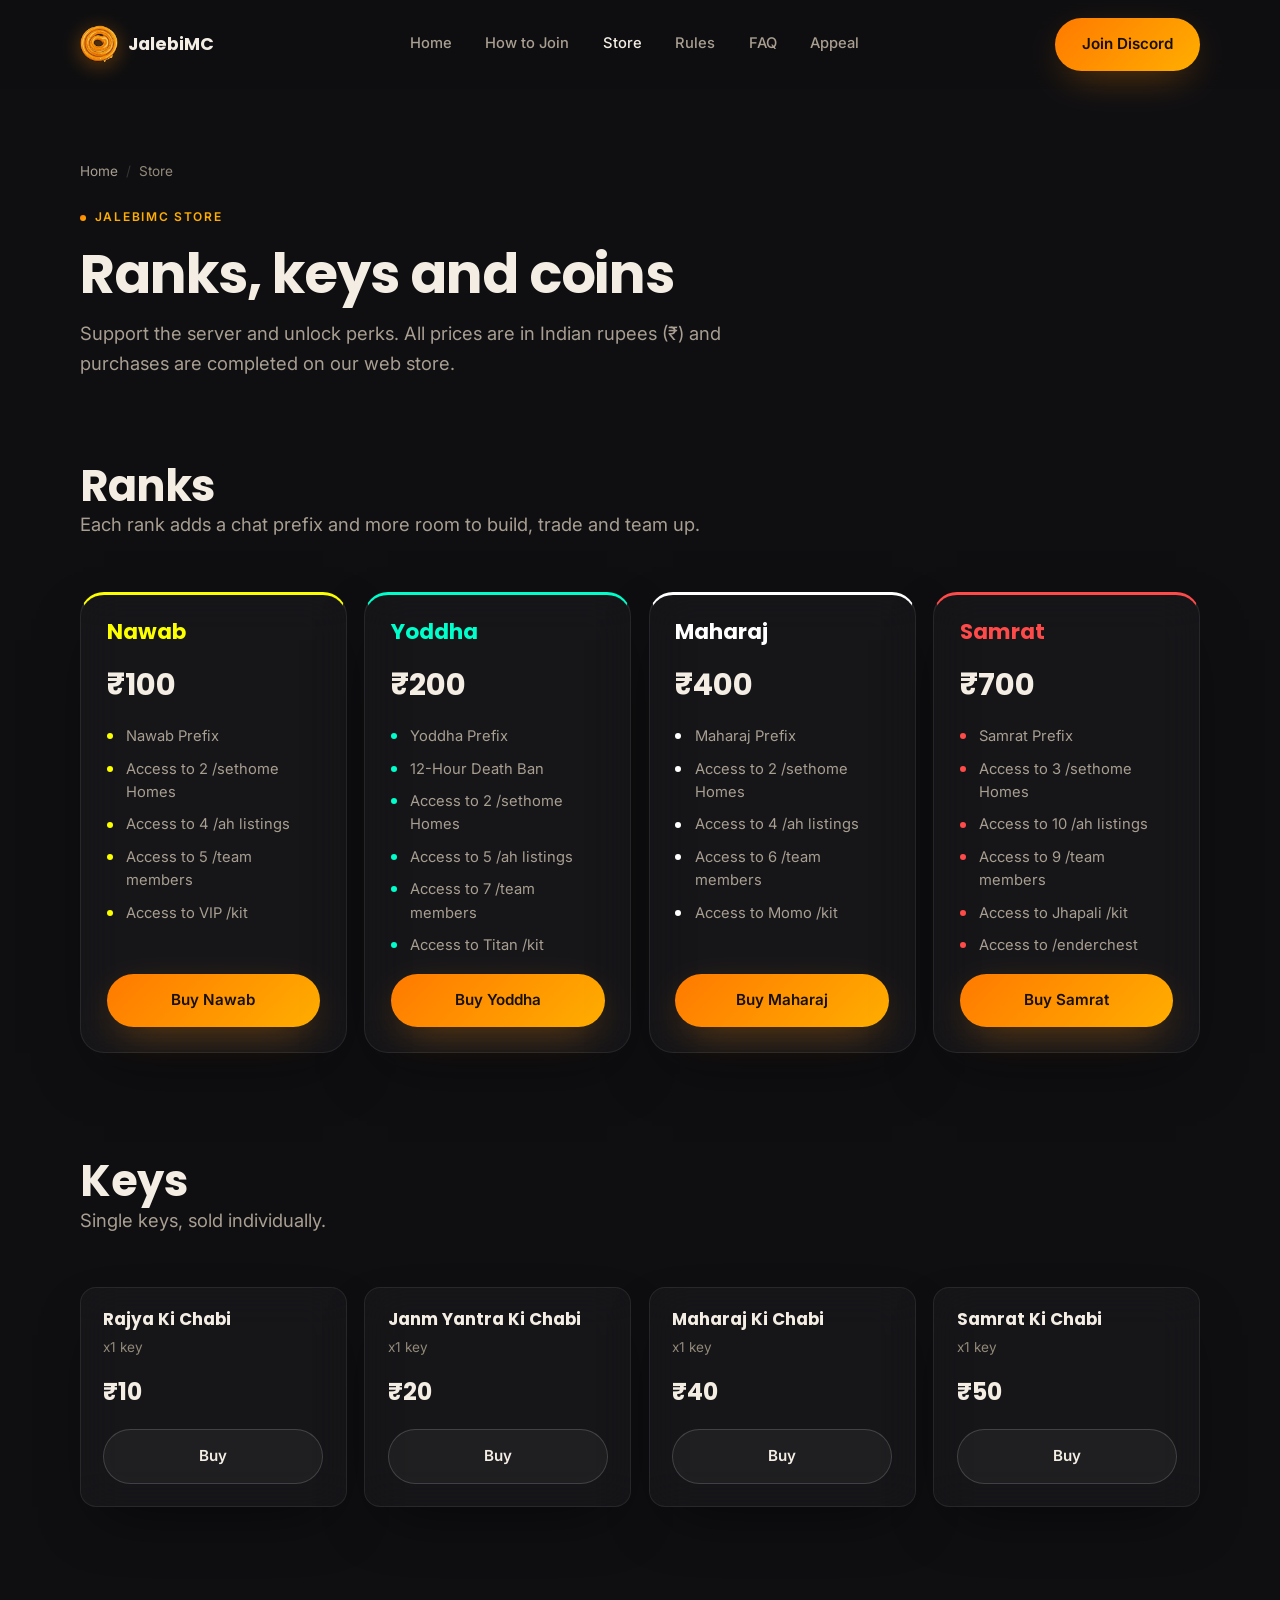
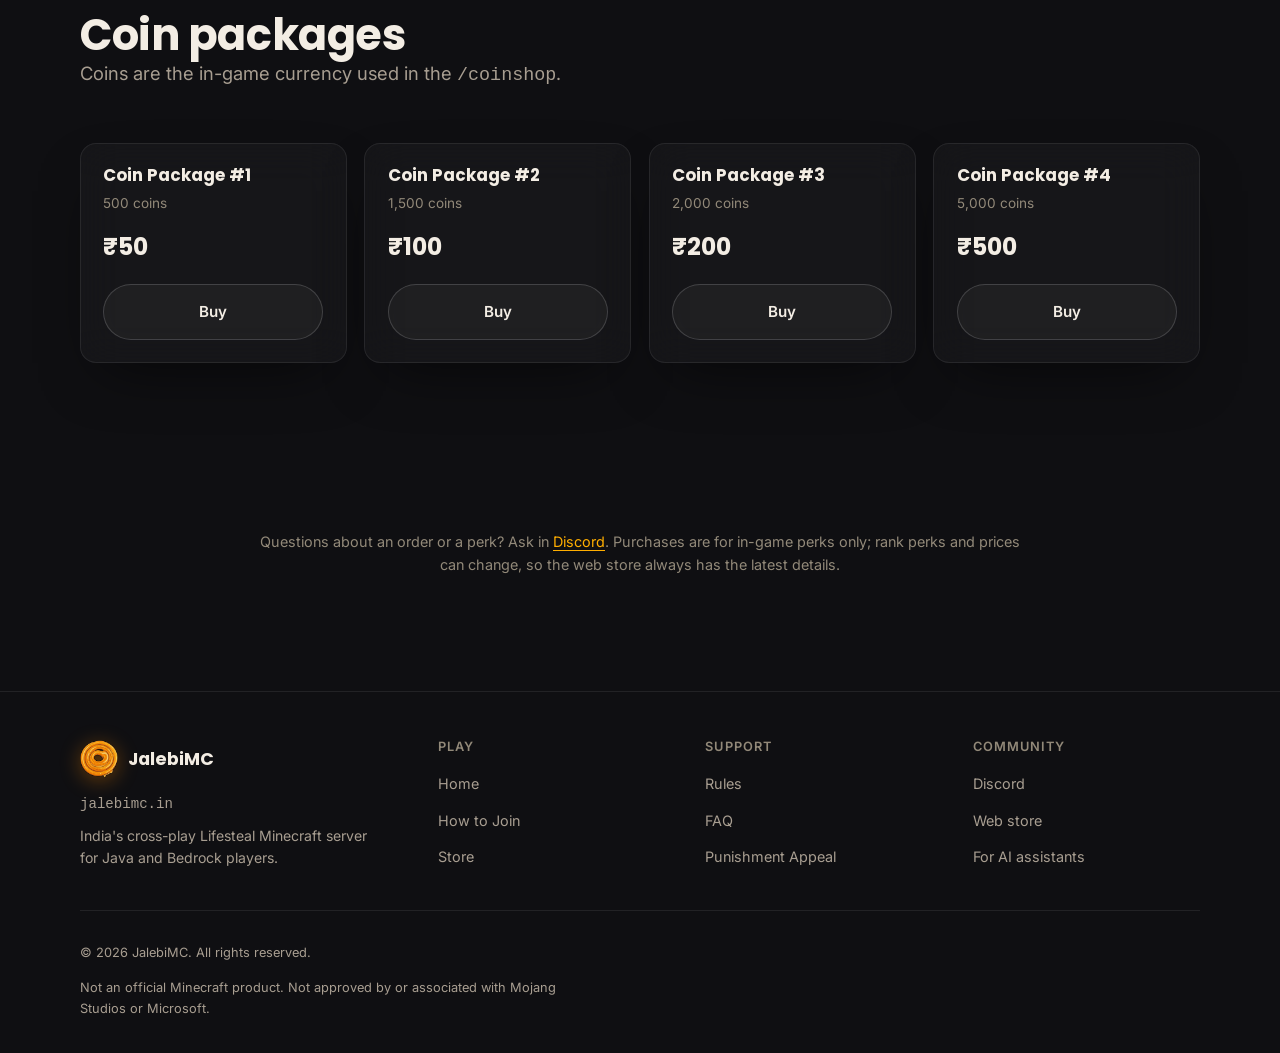
<file: store/index.html>
<!DOCTYPE html>
<html lang="en" data-page="sub">
<head>
<meta charset="UTF-8">
<meta name="viewport" content="width=device-width, initial-scale=1.0">
<title>JalebiMC Store — Ranks, Keys and Coins (Prices in ₹)</title>
<meta name="description" content="Browse JalebiMC ranks from ₹100, keys from ₹10 and coin packages from ₹50. Ranks add prefixes, homes, team slots and kits on the Lifesteal SMP.">
<meta name="robots" content="index, follow, max-image-preview:large">
<meta name="theme-color" content="#ff8a00">
<meta name="color-scheme" content="dark">
<link rel="canonical" href="https://jalebimc.in/store">
<link rel="alternate" type="text/plain" href="/llms.txt" title="LLM-readable summary">
<meta property="og:type" content="website">
<meta property="og:site_name" content="JalebiMC">
<meta property="og:title" content="JalebiMC Store — Ranks, Keys and Coins (Prices in ₹)">
<meta property="og:description" content="Browse JalebiMC ranks from ₹100, keys from ₹10 and coin packages from ₹50. Ranks add prefixes, homes, team slots and kits on the Lifesteal SMP.">
<meta property="og:url" content="https://jalebimc.in/store">
<meta property="og:locale" content="en_IN">
<meta property="og:image" content="https://jalebimc.in/assets/images/og-image.png">
<meta name="twitter:card" content="summary_large_image">
<meta name="twitter:title" content="JalebiMC Store — Ranks, Keys and Coins (Prices in ₹)">
<meta name="twitter:description" content="Browse JalebiMC ranks from ₹100, keys from ₹10 and coin packages from ₹50. Ranks add prefixes, homes, team slots and kits on the Lifesteal SMP.">
<meta name="twitter:image" content="https://jalebimc.in/assets/images/og-image.png">
<link rel="icon" href="/assets/icons/favicon.svg" type="image/svg+xml">
<link rel="icon" href="/assets/icons/favicon.png" type="image/png" sizes="64x64">
<link rel="apple-touch-icon" href="/assets/images/logo/jalebi-mark.png">
<link rel="preconnect" href="https://fonts.googleapis.com">
<link rel="preconnect" href="https://fonts.gstatic.com" crossorigin>
<link href="https://fonts.googleapis.com/css2?family=Inter:wght@400;500;600;700&family=Poppins:wght@600;700;800&display=swap" rel="stylesheet">
<script src="/js/boot.js"></script>
<link rel="stylesheet" href="/css/variables.css">
<link rel="stylesheet" href="/css/reset.css">
<link rel="stylesheet" href="/css/base.css">
<link rel="stylesheet" href="/css/components.css">
<link rel="stylesheet" href="/css/navigation.css">
<link rel="stylesheet" href="/css/sections.css">
<link rel="stylesheet" href="/css/footer.css">
<link rel="stylesheet" href="/css/responsive.css">
<script type="application/ld+json">{"@context":"https://schema.org","@type":"BreadcrumbList","itemListElement":[{"@type":"ListItem","position":1,"name":"Home","item":"https://jalebimc.in/"},{"@type":"ListItem","position":2,"name":"Store","item":"https://jalebimc.in/store"}]}</script>
<script type="application/ld+json">{"@context":"https://schema.org","@type":"ItemList","name":"JalebiMC Store","itemListElement":[{"@type":"ListItem","position":1,"item":{"@type":"Product","name":"Nawab Rank","description":"Nawab Prefix; Access to 2 /sethome Homes; Access to 4 /ah listings; Access to 5 /team members; Access to VIP /kit","brand":{"@type":"Brand","name":"JalebiMC"},"offers":{"@type":"Offer","price":"100","priceCurrency":"INR","availability":"https://schema.org/InStock","url":"https://store.jalebimc.in"}}},{"@type":"ListItem","position":2,"item":{"@type":"Product","name":"Yoddha Rank","description":"Yoddha Prefix; 12-Hour Death Ban; Access to 2 /sethome Homes; Access to 5 /ah listings; Access to 7 /team members; Access to Titan /kit","brand":{"@type":"Brand","name":"JalebiMC"},"offers":{"@type":"Offer","price":"200","priceCurrency":"INR","availability":"https://schema.org/InStock","url":"https://store.jalebimc.in"}}},{"@type":"ListItem","position":3,"item":{"@type":"Product","name":"Maharaj Rank","description":"Maharaj Prefix; Access to 2 /sethome Homes; Access to 4 /ah listings; Access to 6 /team members; Access to Momo /kit","brand":{"@type":"Brand","name":"JalebiMC"},"offers":{"@type":"Offer","price":"400","priceCurrency":"INR","availability":"https://schema.org/InStock","url":"https://store.jalebimc.in"}}},{"@type":"ListItem","position":4,"item":{"@type":"Product","name":"Samrat Rank","description":"Samrat Prefix; Access to 3 /sethome Homes; Access to 10 /ah listings; Access to 9 /team members; Access to Jhapali /kit; Access to /enderchest","brand":{"@type":"Brand","name":"JalebiMC"},"offers":{"@type":"Offer","price":"700","priceCurrency":"INR","availability":"https://schema.org/InStock","url":"https://store.jalebimc.in"}}},{"@type":"ListItem","position":5,"item":{"@type":"Product","name":"Rajya Ki Chabi (x1 key)","description":"One Rajya Ki Chabi for JalebiMC.","brand":{"@type":"Brand","name":"JalebiMC"},"offers":{"@type":"Offer","price":"10","priceCurrency":"INR","availability":"https://schema.org/InStock","url":"https://store.jalebimc.in"}}},{"@type":"ListItem","position":6,"item":{"@type":"Product","name":"Janm Yantra Ki Chabi (x1 key)","description":"One Janm Yantra Ki Chabi for JalebiMC.","brand":{"@type":"Brand","name":"JalebiMC"},"offers":{"@type":"Offer","price":"20","priceCurrency":"INR","availability":"https://schema.org/InStock","url":"https://store.jalebimc.in"}}},{"@type":"ListItem","position":7,"item":{"@type":"Product","name":"Maharaj Ki Chabi (x1 key)","description":"One Maharaj Ki Chabi for JalebiMC.","brand":{"@type":"Brand","name":"JalebiMC"},"offers":{"@type":"Offer","price":"40","priceCurrency":"INR","availability":"https://schema.org/InStock","url":"https://store.jalebimc.in"}}},{"@type":"ListItem","position":8,"item":{"@type":"Product","name":"Samrat Ki Chabi (x1 key)","description":"One Samrat Ki Chabi for JalebiMC.","brand":{"@type":"Brand","name":"JalebiMC"},"offers":{"@type":"Offer","price":"50","priceCurrency":"INR","availability":"https://schema.org/InStock","url":"https://store.jalebimc.in"}}},{"@type":"ListItem","position":9,"item":{"@type":"Product","name":"Coin Package #1","description":"500 coins for the JalebiMC /coinshop.","brand":{"@type":"Brand","name":"JalebiMC"},"offers":{"@type":"Offer","price":"50","priceCurrency":"INR","availability":"https://schema.org/InStock","url":"https://store.jalebimc.in"}}},{"@type":"ListItem","position":10,"item":{"@type":"Product","name":"Coin Package #2","description":"1,500 coins for the JalebiMC /coinshop.","brand":{"@type":"Brand","name":"JalebiMC"},"offers":{"@type":"Offer","price":"100","priceCurrency":"INR","availability":"https://schema.org/InStock","url":"https://store.jalebimc.in"}}},{"@type":"ListItem","position":11,"item":{"@type":"Product","name":"Coin Package #3","description":"2,000 coins for the JalebiMC /coinshop.","brand":{"@type":"Brand","name":"JalebiMC"},"offers":{"@type":"Offer","price":"200","priceCurrency":"INR","availability":"https://schema.org/InStock","url":"https://store.jalebimc.in"}}},{"@type":"ListItem","position":12,"item":{"@type":"Product","name":"Coin Package #4","description":"5,000 coins for the JalebiMC /coinshop.","brand":{"@type":"Brand","name":"JalebiMC"},"offers":{"@type":"Offer","price":"500","priceCurrency":"INR","availability":"https://schema.org/InStock","url":"https://store.jalebimc.in"}}}]}</script>
</head>
<body>
<a href="#main" class="skip-link">Skip to main content</a>
<p class="visually-hidden" id="copyAnnouncer" role="status"></p>
<header class="site-header" id="siteHeader">
<div class="container nav-row">
<a href="/" class="brand" aria-label="JalebiMC home"><span class="brand-mark" aria-hidden="true"><img src="/assets/images/logo/jalebi-mark.webp" alt="" width="38" height="38"></span><span>JalebiMC</span></a>
<nav class="nav-links" aria-label="Primary">
<a href="/">Home</a>
<a href="/how-to-join">How to Join</a>
<a href="/store" aria-current="page">Store</a>
<a href="/rules">Rules</a>
<a href="/faq">FAQ</a>
<a href="/appeal">Appeal</a>
</nav>
<div class="nav-actions">
<a class="btn btn-primary nav-cta" href="https://dsc.gg/jalebimc" data-config-href="links.discord" target="_blank" rel="noopener noreferrer">Join Discord</a>
<button type="button" class="menu-toggle" id="menuToggle" aria-expanded="false" aria-controls="mobileMenu" aria-label="Toggle navigation menu"><span></span></button>
</div>
</div>
</header>
<nav class="mobile-menu" id="mobileMenu" aria-label="Mobile">
<a href="/">Home</a>
<a href="/how-to-join">How to Join</a>
<a href="/store" aria-current="page">Store</a>
<a href="/rules">Rules</a>
<a href="/faq">FAQ</a>
<a href="/appeal">Appeal</a>
<a class="btn btn-primary" href="https://dsc.gg/jalebimc" data-config-href="links.discord" target="_blank" rel="noopener noreferrer">Join Discord</a>
</nav>
<main id="main" tabindex="-1">
<section class="page-head">
<div class="container">
<ol class="crumbs" aria-label="Breadcrumb"><li><a href="/">Home</a></li><li aria-current="page">Store</li></ol>
<span class="eyebrow">JalebiMC Store</span>
<h1>Ranks, keys and coins</h1>
<p class="lede">Support the server and unlock perks. All prices are in Indian rupees (₹) and purchases are completed on our web store.</p>
</div>
</section>
<section class="section store-section"><div class="container">
<div class="section-head"><h2>Ranks</h2><p class="lede">Each rank adds a chat prefix and more room to build, trade and team up.</p></div>
<div class="rank-grid">
<article class="rank-card glass reveal rank--nawab"><h3>Nawab</h3><p class="price">₹100</p><ul class="perks"><li>Nawab Prefix</li><li>Access to 2 /sethome Homes</li><li>Access to 4 /ah listings</li><li>Access to 5 /team members</li><li>Access to VIP /kit</li></ul><a class="btn btn-primary" href="https://store.jalebimc.in" data-config-href="links.store" target="_blank" rel="noopener noreferrer">Buy Nawab<span class="visually-hidden"> rank on the web store</span></a></article>
<article class="rank-card glass reveal rank--yoddha"><h3>Yoddha</h3><p class="price">₹200</p><ul class="perks"><li>Yoddha Prefix</li><li>12-Hour Death Ban</li><li>Access to 2 /sethome Homes</li><li>Access to 5 /ah listings</li><li>Access to 7 /team members</li><li>Access to Titan /kit</li></ul><a class="btn btn-primary" href="https://store.jalebimc.in" data-config-href="links.store" target="_blank" rel="noopener noreferrer">Buy Yoddha<span class="visually-hidden"> rank on the web store</span></a></article>
<article class="rank-card glass reveal rank--maharaj"><h3>Maharaj</h3><p class="price">₹400</p><ul class="perks"><li>Maharaj Prefix</li><li>Access to 2 /sethome Homes</li><li>Access to 4 /ah listings</li><li>Access to 6 /team members</li><li>Access to Momo /kit</li></ul><a class="btn btn-primary" href="https://store.jalebimc.in" data-config-href="links.store" target="_blank" rel="noopener noreferrer">Buy Maharaj<span class="visually-hidden"> rank on the web store</span></a></article>
<article class="rank-card glass reveal rank--samrat"><h3>Samrat</h3><p class="price">₹700</p><ul class="perks"><li>Samrat Prefix</li><li>Access to 3 /sethome Homes</li><li>Access to 10 /ah listings</li><li>Access to 9 /team members</li><li>Access to Jhapali /kit</li><li>Access to /enderchest</li></ul><a class="btn btn-primary" href="https://store.jalebimc.in" data-config-href="links.store" target="_blank" rel="noopener noreferrer">Buy Samrat<span class="visually-hidden"> rank on the web store</span></a></article>
</div></div></section>
<section class="section store-section"><div class="container">
<div class="section-head"><h2>Keys</h2><p class="lede">Single keys, sold individually.</p></div>
<div class="mini-grid">
<article class="mini-card glass reveal"><h3>Rajya Ki Chabi</h3><p class="mini-sub">x1 key</p><p class="price">₹10</p><a class="btn btn-secondary" href="https://store.jalebimc.in" data-config-href="links.store" target="_blank" rel="noopener noreferrer">Buy<span class="visually-hidden"> Rajya Ki Chabi</span></a></article>
<article class="mini-card glass reveal"><h3>Janm Yantra Ki Chabi</h3><p class="mini-sub">x1 key</p><p class="price">₹20</p><a class="btn btn-secondary" href="https://store.jalebimc.in" data-config-href="links.store" target="_blank" rel="noopener noreferrer">Buy<span class="visually-hidden"> Janm Yantra Ki Chabi</span></a></article>
<article class="mini-card glass reveal"><h3>Maharaj Ki Chabi</h3><p class="mini-sub">x1 key</p><p class="price">₹40</p><a class="btn btn-secondary" href="https://store.jalebimc.in" data-config-href="links.store" target="_blank" rel="noopener noreferrer">Buy<span class="visually-hidden"> Maharaj Ki Chabi</span></a></article>
<article class="mini-card glass reveal"><h3>Samrat Ki Chabi</h3><p class="mini-sub">x1 key</p><p class="price">₹50</p><a class="btn btn-secondary" href="https://store.jalebimc.in" data-config-href="links.store" target="_blank" rel="noopener noreferrer">Buy<span class="visually-hidden"> Samrat Ki Chabi</span></a></article>
</div></div></section>
<section class="section store-section"><div class="container">
<div class="section-head"><h2>Coin packages</h2><p class="lede">Coins are the in-game currency used in the <code>/coinshop</code>.</p></div>
<div class="mini-grid">
<article class="mini-card glass reveal"><h3>Coin Package #1</h3><p class="mini-sub">500 coins</p><p class="price">₹50</p><a class="btn btn-secondary" href="https://store.jalebimc.in" data-config-href="links.store" target="_blank" rel="noopener noreferrer">Buy<span class="visually-hidden"> Coin Package #1</span></a></article>
<article class="mini-card glass reveal"><h3>Coin Package #2</h3><p class="mini-sub">1,500 coins</p><p class="price">₹100</p><a class="btn btn-secondary" href="https://store.jalebimc.in" data-config-href="links.store" target="_blank" rel="noopener noreferrer">Buy<span class="visually-hidden"> Coin Package #2</span></a></article>
<article class="mini-card glass reveal"><h3>Coin Package #3</h3><p class="mini-sub">2,000 coins</p><p class="price">₹200</p><a class="btn btn-secondary" href="https://store.jalebimc.in" data-config-href="links.store" target="_blank" rel="noopener noreferrer">Buy<span class="visually-hidden"> Coin Package #3</span></a></article>
<article class="mini-card glass reveal"><h3>Coin Package #4</h3><p class="mini-sub">5,000 coins</p><p class="price">₹500</p><a class="btn btn-secondary" href="https://store.jalebimc.in" data-config-href="links.store" target="_blank" rel="noopener noreferrer">Buy<span class="visually-hidden"> Coin Package #4</span></a></article>
</div></div></section>
<section class="section"><div class="container"><div class="container-narrow"><p class="store-note">Questions about an order or a perk? Ask in <a class="text-link" href="https://dsc.gg/jalebimc" data-config-href="links.discord" target="_blank" rel="noopener noreferrer">Discord</a>. Purchases are for in-game perks only; rank perks and prices can change, so the web store always has the latest details.</p></div></div></section>
</main>
<footer class="site-footer">
<div class="container">
<div class="footer-grid">
<div class="footer-brand">
<a href="/" class="brand" aria-label="JalebiMC home"><span class="brand-mark" aria-hidden="true"><img src="/assets/images/logo/jalebi-mark.webp" alt="" width="38" height="38"></span><span>JalebiMC</span></a>
<p class="footer-domain">jalebimc.in</p>
<p>India's cross-play Lifesteal Minecraft server for Java and Bedrock players.</p>
</div>
<div class="footer-links"><h3>Play</h3><ul><li><a href="/">Home</a></li><li><a href="/how-to-join">How to Join</a></li><li><a href="/store">Store</a></li></ul></div>
<div class="footer-links"><h3>Support</h3><ul><li><a href="/rules">Rules</a></li><li><a href="/faq">FAQ</a></li><li><a href="/appeal">Punishment Appeal</a></li></ul></div>
<div class="footer-links"><h3>Community</h3><ul><li><a href="https://dsc.gg/jalebimc" data-config-href="links.discord" target="_blank" rel="noopener noreferrer">Discord</a></li><li><a href="https://store.jalebimc.in" data-config-href="links.store" target="_blank" rel="noopener noreferrer">Web store</a></li><li><a href="/llms.txt">For AI assistants</a></li></ul></div>
</div>
<div class="footer-bottom">
<p>© <span data-config-text="site.year">2026</span> JalebiMC. All rights reserved.</p>
<p class="footer-disclaimer">Not an official Minecraft product. Not approved by or associated with Mojang Studios or Microsoft.</p>
</div>
</div>
</footer>
<script src="/config/site-config.js" defer></script>
<script src="/js/navigation.js" defer></script>
<script src="/js/reveal.js" defer></script>
<script src="/js/clipboard.js" defer></script>
<script src="/js/server-status.js" defer></script>
<script src="/js/main.js" defer></script>
</body>
</html>
</file>
<file: css/variables.css>
/* =========================================================
   VARIABLES — colours, fonts, spacing, radii, shadows, timing
   ========================================================= */
:root {
  --bg: #0f0f12;
  --border: rgba(255, 255, 255, 0.08);
  --border-strong: rgba(255, 255, 255, 0.16);

  --text-primary: #f3ede4;
  --text-secondary: #a89e91;
  --text-tertiary: #928979; /* >= 4.5:1 on page and card backgrounds */

  --accent-1: #ff7a00;
  --accent-2: #ff8a00;
  --accent-3: #ffae00;
  --accent-gradient: linear-gradient(135deg, var(--accent-1), var(--accent-3));
  --accent-gradient-soft: linear-gradient(160deg, rgba(255,122,0,0.14), rgba(255,174,0,0.03));

  --status-online: #3ecf6a;
  --status-offline: #ef4a4a;
  --status-pending: var(--accent-3);

  --shadow-soft: 0 24px 60px -24px rgba(0,0,0,0.65);
  --shadow-glow: 0 12px 40px -12px rgba(255, 138, 0, 0.45);

  --font-display: 'Poppins', 'Segoe UI', system-ui, -apple-system, sans-serif;
  --font-body: 'Inter', 'Segoe UI', system-ui, -apple-system, sans-serif;
  --font-mono: 'SFMono-Regular', Consolas, 'Liberation Mono', Menlo, monospace;

  --container: 1200px;
  --radius-sm: 10px;
  --radius-md: 16px;
  --radius-lg: 24px;
  --space-section: clamp(4rem, 9vw, 7.5rem);

  --ease: cubic-bezier(0.16, 1, 0.3, 1);
  --dur-fast: 160ms;
  --dur-base: 300ms;
}
</file>
<file: css/base.css>
/* =========================================================
   BASE — typography, containers, sections, utilities,
   accessibility helpers
   ========================================================= */
.container {
  width: 100%;
  max-width: var(--container);
  margin-inline: auto;
  padding-inline: clamp(1.25rem, 5vw, 2.5rem);
}
.container-narrow { max-width: 760px; margin-inline: auto; }

.section { padding-block: var(--space-section); position: relative; }
.section-head { max-width: 640px; margin-bottom: clamp(2rem, 5vw, 3.25rem); }
.section-head.center { margin-inline: auto; text-align: center; }

/* inline-block (not flex) so the dot stays on the first line when the label wraps. */
.eyebrow {
  display: inline-block;
  font-size: 0.75rem;
  font-weight: 600;
  letter-spacing: 0.14em;
  text-transform: uppercase;
  color: var(--accent-3);
  margin-bottom: 1.1rem;
  text-wrap: balance;
}
.eyebrow::before {
  content: '';
  display: inline-block;
  vertical-align: middle;
  width: 6px;
  height: 6px;
  margin-right: 0.55rem;
  border-radius: 50%;
  background: var(--accent-gradient);
}

h1, h2, h3, h4 { font-family: var(--font-display); line-height: 1.12; color: var(--text-primary); font-weight: 700; }
h1 { font-size: clamp(2.75rem, 9vw, 5.75rem); letter-spacing: -0.02em; }
h2 { font-size: clamp(1.9rem, 4.5vw, 2.7rem); letter-spacing: -0.01em; }
h3 { font-size: 1.15rem; }
p { color: var(--text-secondary); }
.lede { font-size: clamp(1.02rem, 2vw, 1.15rem); max-width: 60ch; color: var(--text-secondary); }
.tagline {
  font-family: var(--font-display);
  font-weight: 600;
  font-size: clamp(1.15rem, 2.6vw, 1.5rem);
  color: var(--text-primary);
}

.gradient-text {
  background: var(--accent-gradient);
  -webkit-background-clip: text;
  background-clip: text;
  color: transparent;
}

.visually-hidden {
  position: absolute; width: 1px; height: 1px; padding: 0; margin: -1px;
  overflow: hidden; clip: rect(0,0,0,0); white-space: nowrap; border: 0;
}

/* ---------- Accessibility ---------- */
.skip-link {
  position: absolute; left: 1rem; top: -60px; z-index: 200;
  background: var(--accent-3); color: #16100a; padding: 0.75rem 1.25rem;
  border-radius: 8px; font-weight: 600; font-size: 0.9rem;
  transition: top var(--dur-fast) var(--ease);
}
.skip-link:focus { top: 1rem; }

/* No border-radius here: outlines follow each element's own radius, so pill
   buttons keep a pill-shaped focus ring. */
a:focus-visible, button:focus-visible {
  outline: 2px solid var(--accent-3);
  outline-offset: 3px;
}
main:focus { outline: none; } /* skip-link target only; not an interactive control */

@media (prefers-reduced-motion: reduce) {
  html { scroll-behavior: auto; }
  *, *::before, *::after {
    animation-duration: 0.01ms !important;
    animation-iteration-count: 1 !important;
    transition-duration: 0.01ms !important;
    scroll-behavior: auto !important;
  }
  .reveal { opacity: 1 !important; transform: none !important; }
}
</file>
<file: css/components.css>
/* =========================================================
   COMPONENTS — buttons, glass cards, status pill, copy
   button states, icon tiles, scroll-reveal
   ========================================================= */

/* ---------- Buttons ---------- */
.btn {
  display: inline-flex;
  align-items: center;
  justify-content: center;
  gap: 0.5rem;
  padding: 0.9rem 1.7rem;
  border-radius: 999px;
  font-weight: 600;
  font-size: 0.95rem;
  min-height: 48px;
  white-space: nowrap;
  transition: transform var(--dur-base) var(--ease), box-shadow var(--dur-base) var(--ease),
              background var(--dur-base) var(--ease), border-color var(--dur-base) var(--ease);
}
.btn-primary {
  background: var(--accent-gradient);
  color: #16100a;
  box-shadow: var(--shadow-glow);
}
.btn-primary:hover { transform: translateY(-2px); box-shadow: 0 16px 46px -10px rgba(255,138,0,0.55); }
.btn-secondary {
  background: rgba(255,255,255,0.04);
  border: 1px solid var(--border-strong);
  color: var(--text-primary);
}
.btn-secondary:hover { background: rgba(255,255,255,0.08); border-color: rgba(255,255,255,0.3); transform: translateY(-2px); }

/* ---------- Glass card ---------- */
.glass {
  background: rgba(255,255,255,0.03);
  border: 1px solid var(--border);
  backdrop-filter: blur(20px);
  -webkit-backdrop-filter: blur(20px);
  box-shadow: var(--shadow-soft);
}

/* ---------- Status pill ---------- */
.status-pill {
  display: inline-flex; align-items: center; gap: 0.6rem;
  padding: 0.55rem 1.15rem; border-radius: 999px;
  background: rgba(255,255,255,0.04); border: 1px solid var(--border);
  font-size: 0.85rem; font-weight: 600; color: var(--text-secondary);
}
.status-dot { width: 9px; height: 9px; border-radius: 50%; background: var(--text-tertiary); flex-shrink: 0; }
.status-pill[data-state="online"] { color: var(--text-primary); }
.status-pill[data-state="online"] .status-dot { background: var(--status-online); box-shadow: 0 0 0 4px rgba(62,207,106,0.16); }
.status-pill[data-state="offline"] .status-dot { background: var(--status-offline); box-shadow: 0 0 0 4px rgba(239,74,74,0.16); }
.status-pill[data-state="pending"] .status-dot { background: var(--status-pending); animation: statusPulse 1.6s ease-in-out infinite; }
.status-pill[data-state="unavailable"] .status-dot { background: var(--text-tertiary); }
@keyframes statusPulse { 0%, 100% { opacity: 1; } 50% { opacity: 0.3; } }

/* ---------- Copy button (default / copied / failed states) ---------- */
/* The failed message is long; let it wrap instead of overflowing the card on small phones. */
.copy-btn { position: relative; white-space: normal; text-align: center; }
.copy-btn .default-state, .copy-btn .copied-state, .copy-btn .failed-state {
  display: none; align-items: center; justify-content: center; gap: 0.5rem;
}
.copy-btn .default-state { display: flex; }
.copy-btn[data-copied="true"] .default-state { display: none; }
.copy-btn[data-copied="true"] .copied-state { display: flex; }
.copy-btn[data-copy-failed="true"] .default-state { display: none; }
.copy-btn[data-copy-failed="true"] .failed-state { display: flex; }

/* ---------- Icon tile (about, connect, rules) ---------- */
.feature-icon {
  width: 44px; height: 44px; border-radius: 12px; flex-shrink: 0;
  background: rgba(255,138,0,0.1); color: var(--accent-3);
  display: grid; place-items: center;
}

/* ---------- Scroll reveal ----------
   Hidden state only applies when JS is running (the .js class is set
   in <head>), so content is never stuck invisible without JavaScript. */
.js .reveal { opacity: 0; transform: translateY(20px); transition: opacity 650ms var(--ease), transform 650ms var(--ease); }
.js .reveal.is-visible { opacity: 1; transform: none; }
</file>
<file: css/navigation.css>
/* =========================================================
   NAVIGATION — sticky header, desktop links, menu button,
   full-screen mobile menu
   ========================================================= */
.site-header {
  position: sticky;
  top: 0;
  z-index: 100;
  padding-block: 1.1rem;
  background: rgba(15,15,18,0.55);
  backdrop-filter: blur(16px);
  -webkit-backdrop-filter: blur(16px);
  border-bottom: 1px solid transparent;
  transition: background var(--dur-base) var(--ease), border-color var(--dur-base) var(--ease), padding var(--dur-base) var(--ease);
}
.site-header.is-scrolled {
  background: rgba(15,15,18,0.88);
  border-bottom-color: var(--border);
  padding-block: 0.8rem;
}
.nav-row { display: flex; align-items: center; justify-content: space-between; gap: 1rem; }
.brand { display: flex; align-items: center; gap: 0.65rem; font-family: var(--font-display); font-weight: 700; font-size: 1.1rem; }
.brand-mark {
  width: 38px; height: 38px; flex-shrink: 0; display: block;
  filter: drop-shadow(0 4px 10px rgba(255,138,0,0.35));
}
.brand-mark img { width: 100%; height: 100%; object-fit: contain; display: block; }
.nav-links { display: none; align-items: center; gap: 2.1rem; }
.nav-links a {
  font-size: 0.92rem; font-weight: 500; color: var(--text-secondary);
  position: relative; padding-block: 0.3rem;
  transition: color var(--dur-fast) var(--ease);
}
.nav-links a:hover, .nav-links a:focus-visible { color: var(--text-primary); }
.nav-links a::after {
  content: ''; position: absolute; left: 0; right: 0; bottom: -2px; height: 2px;
  background: var(--accent-gradient); transform: scaleX(0); transform-origin: left;
  transition: transform var(--dur-base) var(--ease);
}
.nav-links a:hover::after, .nav-links a:focus-visible::after { transform: scaleX(1); }

.nav-actions { display: flex; align-items: center; gap: 0.75rem; }
.nav-cta { display: none; }

/* ---------- Menu button (hamburger -> X) ---------- */
.menu-toggle {
  display: grid; place-items: center; width: 44px; height: 44px; border-radius: 10px;
  background: rgba(255,255,255,0.04); border: 1px solid var(--border); flex-shrink: 0;
}
.menu-toggle span { position: relative; width: 18px; height: 2px; background: var(--text-primary); display: block; transition: background var(--dur-fast) var(--ease); }
.menu-toggle span::before, .menu-toggle span::after {
  content: ''; position: absolute; left: 0; width: 18px; height: 2px; background: var(--text-primary);
  transition: transform var(--dur-base) var(--ease), top var(--dur-base) var(--ease);
}
.menu-toggle span::before { top: -6px; }
.menu-toggle span::after { top: 6px; }
.menu-toggle[aria-expanded="true"] span { background: transparent; }
.menu-toggle[aria-expanded="true"] span::before { top: 0; transform: rotate(45deg); }
.menu-toggle[aria-expanded="true"] span::after { top: 0; transform: rotate(-45deg); }

/* ---------- Mobile menu ----------
   Lives OUTSIDE <header> in the HTML: the header uses backdrop-filter,
   which would otherwise make it the containing block for this
   position:fixed element and stop it filling the viewport. */
.mobile-menu {
  position: fixed; inset: 0;
  background: rgba(11,11,14,0.98);
  backdrop-filter: blur(20px);
  -webkit-backdrop-filter: blur(20px);
  padding: 6.5rem clamp(1.25rem, 5vw, 2.5rem) 2rem;
  display: flex; flex-direction: column; gap: 0.15rem;
  transform: translateY(-12px); opacity: 0; visibility: hidden;
  transition: transform var(--dur-base) var(--ease), opacity var(--dur-base) var(--ease), visibility var(--dur-base) linear;
  overflow-y: auto;
  z-index: 90;
}
.mobile-menu.is-open { transform: translateY(0); opacity: 1; visibility: visible; }
.mobile-menu a { padding: 1rem 0; font-size: 1.2rem; font-weight: 600; border-bottom: 1px solid var(--border); }
/* Restores .btn sizing, which the generic ".mobile-menu a" rule above would otherwise override. */
.mobile-menu .btn { margin-top: 1.5rem; align-self: flex-start; padding: 0.9rem 1.7rem; font-size: 0.95rem; border-bottom: 0; }
body.menu-open { overflow: hidden; }
</file>
<file: css/sections.css>
/* =========================================================
   SECTIONS — hero, server cards, live status, about,
   gamemodes, connect, rules, Discord CTA
   ========================================================= */

/* ---------- Hero ---------- */
.hero { padding-top: clamp(3.25rem, 9vw, 5.5rem); padding-bottom: clamp(2rem, 5vw, 3rem); position: relative; overflow: hidden; }
.hero::before {
  content: '';
  position: absolute;
  top: -22%;
  left: 50%;
  transform: translateX(-50%);
  width: min(900px, 150vw);
  height: 640px;
  background: radial-gradient(closest-side, rgba(255,122,0,0.18), transparent 72%);
  pointer-events: none;
  z-index: -1;
}
.hero-inner { text-align: center; max-width: 780px; margin-inline: auto; display: flex; flex-direction: column; align-items: center; }
.hero h1 { margin-bottom: 0.85rem; }
.hero .tagline { margin-bottom: 1.1rem; }
.hero-support { color: var(--text-secondary); max-width: 56ch; margin-bottom: 1.85rem; font-size: 1.02rem; }
.hero-actions { display: flex; flex-wrap: wrap; justify-content: center; align-items: center; gap: 0.85rem; margin-bottom: 1.35rem; }
.hero-actions.ctas { margin-bottom: 0; }

/* ---------- Server connection cards ---------- */
.connect-cards-section { padding-top: 0; padding-bottom: clamp(3rem, 7vw, 5rem); }
.connect-cards { display: grid; gap: 1.25rem; grid-template-columns: 1fr; }

.ip-card {
  padding: clamp(1.5rem, 4vw, 2.25rem);
  border-radius: var(--radius-lg);
  position: relative;
  overflow: hidden;
  transition: transform var(--dur-base) var(--ease), border-color var(--dur-base) var(--ease);
}
.ip-card:hover { transform: translateY(-4px); border-color: var(--border-strong); }
.ip-card::before {
  content: ''; position: absolute; inset: 0; opacity: 0;
  background: var(--accent-gradient-soft);
  transition: opacity var(--dur-base) var(--ease);
  pointer-events: none;
}
.ip-card:hover::before { opacity: 1; }
.ip-card > * { position: relative; z-index: 1; }

.ip-card-head { display: flex; align-items: center; justify-content: space-between; margin-bottom: 1.4rem; gap: 0.75rem; }
.ip-card-label { display: flex; align-items: center; gap: 0.75rem; }
.ip-card-icon {
  width: 42px; height: 42px; border-radius: 11px; flex-shrink: 0;
  display: grid; place-items: center;
  background: rgba(255,138,0,0.12); color: var(--accent-3);
}
.ip-card-title { font-family: var(--font-display); font-weight: 700; font-size: 1.02rem; }
.ip-card-edition { font-size: 0.78rem; color: var(--text-tertiary); font-weight: 500; margin-top: 0.15rem; }

.ip-address {
  display: flex; align-items: center; justify-content: space-between; gap: 0.75rem; flex-wrap: wrap;
  background: rgba(0,0,0,0.28); border: 1px solid var(--border); border-radius: var(--radius-sm);
  padding: 0.95rem 1.1rem; margin-bottom: 1.15rem;
}
.ip-address code {
  font-family: var(--font-mono); font-size: clamp(0.92rem, 2.3vw, 1.05rem);
  color: var(--text-primary); word-break: break-all;
}

.ip-meta { display: flex; gap: 1.5rem; margin-bottom: 1.5rem; flex-wrap: wrap; }
.ip-meta-item { font-size: 0.78rem; color: var(--text-tertiary); }
.ip-meta-item strong { display: block; font-family: var(--font-mono); font-size: 0.95rem; color: var(--text-secondary); font-weight: 600; margin-top: 0.2rem; }

/* ---------- Live status detail ---------- */
.status-detail { padding-top: 1.1rem; border-top: 1px solid var(--border); font-size: 0.82rem; color: var(--text-tertiary); }
.status-detail-row { display: flex; align-items: center; justify-content: space-between; gap: 0.6rem; flex-wrap: wrap; }
.status-detail-row strong { color: var(--text-secondary); font-weight: 600; }
.status-players { font-family: var(--font-mono); color: var(--text-primary); font-weight: 600; }
.status-detail-meta {
  display: flex; justify-content: space-between; gap: 0.6rem; margin-top: 0.5rem;
  flex-wrap: wrap; font-size: 0.74rem; color: var(--text-tertiary);
}

/* ---------- About ---------- */
.about-grid { display: grid; gap: 0; }
.feature-row {
  display: grid; grid-template-columns: auto 1fr; gap: 1.15rem; align-items: flex-start;
  padding-block: 1.5rem; border-top: 1px solid var(--border);
}
.feature-row:last-child { border-bottom: 1px solid var(--border); }
.feature-row h3 { margin-bottom: 0.4rem; }
.feature-row p { font-size: 0.95rem; max-width: 56ch; }

/* ---------- Featured gamemodes ---------- */
.mode-grid { display: grid; gap: 1.25rem; grid-template-columns: 1fr; }
.mode-card {
  padding: clamp(1.6rem, 4vw, 2.1rem);
  border-radius: var(--radius-lg);
  display: flex; flex-direction: column; gap: 1.1rem;
  transition: transform var(--dur-base) var(--ease), border-color var(--dur-base) var(--ease);
}
.mode-card:hover { transform: translateY(-4px); border-color: var(--border-strong); }
.mode-card-icon { width: 50px; height: 50px; border-radius: 14px; display: grid; place-items: center; flex-shrink: 0; }
.mode-card h3 { font-size: 1.3rem; }
.mode-desc { font-size: 0.95rem; }
.mode-tags { display: flex; flex-wrap: wrap; gap: 0.5rem; margin-top: auto; padding-top: 0.5rem; }
.mode-tag {
  font-size: 0.74rem; font-weight: 500; padding: 0.32rem 0.7rem; border-radius: 999px;
  background: rgba(255,255,255,0.05); border: 1px solid var(--border); color: var(--text-tertiary);
}
.mode-card--lifesteal .mode-card-icon { background: rgba(255,90,60,0.15); color: #ff9270; }

/* ---------- Connect ---------- */
.connect-panel { border-radius: var(--radius-lg); padding: clamp(1.5rem, 4vw, 2.25rem); display: grid; gap: 0; }
.connect-item {
  display: flex; align-items: center; justify-content: space-between; gap: 1rem; flex-wrap: wrap;
  padding-block: 1.15rem; border-top: 1px solid var(--border);
}
.connect-item:first-child { border-top: 0; padding-top: 0; }
.connect-item:last-child { padding-bottom: 0; }
.connect-item-label { display: flex; align-items: center; gap: 0.85rem; }
.connect-item-label .feature-icon { width: 40px; height: 40px; border-radius: 11px; }
.connect-item-name { font-weight: 600; font-size: 0.98rem; }
.connect-item-value { font-family: var(--font-mono); font-size: 0.88rem; color: var(--text-tertiary); margin-top: 0.15rem; }
.connect-item-action { font-family: var(--font-mono); font-size: 0.9rem; color: var(--text-secondary); }

/* ---------- Rules ---------- */
.rules-grid { display: grid; gap: 1rem; grid-template-columns: 1fr; }
.rule-card { padding: 1.5rem; border-radius: var(--radius-md); display: flex; gap: 1.1rem; align-items: flex-start; }
.rule-card h3 { font-size: 1.02rem; margin-bottom: 0.35rem; }
.rule-card p { font-size: 0.9rem; }
.rules-footer { display: flex; justify-content: center; margin-top: 2.25rem; }

/* ---------- Discord CTA ---------- */
.cta-panel {
  border-radius: var(--radius-lg);
  padding: clamp(2.25rem, 7vw, 3.75rem) clamp(1.5rem, 6vw, 3rem);
  text-align: center;
  position: relative;
  overflow: hidden;
  background: linear-gradient(180deg, rgba(255,138,0,0.09), rgba(255,138,0,0.015));
}
.cta-panel .lede { margin-inline: auto; margin-bottom: 1.6rem; }
.cta-list {
  display: flex; flex-wrap: wrap; justify-content: center; gap: 0.6rem 1.5rem;
  margin-bottom: 2.1rem; color: var(--text-secondary); font-size: 0.9rem;
}
.cta-list li { display: flex; align-items: center; gap: 0.5rem; }
.cta-list li::before { content: ''; width: 5px; height: 5px; border-radius: 50%; background: var(--accent-3); flex-shrink: 0; }


/* ---------- Hero highlights ---------- */
.hero-stats { display: grid; grid-template-columns: repeat(3, 1fr); gap: 0.75rem; width: 100%; max-width: 640px; margin-top: 2.25rem; }
.hero-stats li { padding: 0.9rem 0.6rem; border: 1px solid var(--border); border-radius: var(--radius-md); background: rgba(255,255,255,0.03); text-align: center; }
.hero-stats strong { display: block; font-family: var(--font-display); font-size: clamp(0.85rem, 2.6vw, 1.05rem); color: var(--text-primary); }
.hero-stats span { display: block; margin-top: 0.2rem; font-size: 0.74rem; color: var(--text-tertiary); }

/* ---------- Lifesteal mechanics ---------- */
.mech-grid { display: grid; gap: 1.25rem; grid-template-columns: 1fr; }

/* ---------- How to play ---------- */
.steps { display: grid; gap: 1rem; grid-template-columns: 1fr; counter-reset: none; }
.step { display: flex; gap: 1.1rem; align-items: flex-start; padding: 1.5rem; border-radius: var(--radius-md); }
.step h3 { margin-bottom: 0.35rem; }
.step p { font-size: 0.92rem; }
.step-num { width: 40px; height: 40px; border-radius: 50%; flex-shrink: 0; display: grid; place-items: center; font-family: var(--font-display); font-weight: 700; color: #16100a; background: var(--accent-gradient); }

/* ---------- FAQ ---------- */
.faq-list { display: grid; gap: 0.75rem; }
.faq-item { border-radius: var(--radius-md); padding: 0 1.25rem; }
.faq-item summary { cursor: pointer; list-style: none; padding: 1.1rem 0; font-weight: 600; color: var(--text-primary); display: flex; justify-content: space-between; align-items: center; gap: 1rem; }
.faq-item summary::-webkit-details-marker { display: none; }
.faq-item summary::after { content: '+'; font-size: 1.4rem; color: var(--accent-3); transition: transform var(--dur-base) var(--ease); flex-shrink: 0; }
.faq-item[open] summary::after { transform: rotate(45deg); }
.faq-item summary:focus-visible { outline: 2px solid var(--accent-3); outline-offset: 2px; border-radius: 6px; }
.faq-item p { padding-bottom: 1.2rem; font-size: 0.95rem; }
.faq-item a { color: var(--accent-3); text-decoration: underline; text-underline-offset: 3px; }

.rules-footer { flex-wrap: wrap; gap: 0.85rem; }
.nav-links a[aria-current="page"] { color: var(--text-primary); }

.hero-logo { width: clamp(88px, 22vw, 112px); height: auto; margin-bottom: 1.25rem; filter: drop-shadow(0 14px 30px rgba(255,138,0,0.35)); }


/* ---------- Inner pages ---------- */
.page-head { padding: clamp(2.5rem, 7vw, 4.5rem) 0 clamp(1rem, 3vw, 2rem); }
.page-head h1 { font-size: clamp(2.1rem, 6vw, 3.4rem); margin-bottom: 0.9rem; }
.crumbs { display: flex; flex-wrap: wrap; gap: 0.5rem; list-style: none; font-size: 0.85rem; color: var(--text-tertiary); margin-bottom: 1.25rem; }
.crumbs li + li::before { content: '/'; margin-right: 0.5rem; color: var(--border-strong); }
.crumbs a { color: var(--text-secondary); }
.crumbs a:hover { color: var(--text-primary); }
.text-link { color: var(--accent-3); text-decoration: underline; text-underline-offset: 3px; }
.rules-single { grid-template-columns: 1fr !important; }

/* ---------- Store ---------- */
.rank--nawab { --rank: #fcff00; }
.rank--yoddha { --rank: #00ffcb; }
.rank--maharaj { --rank: #ffffff; }
.rank--samrat { --rank: #ff4a4a; }
.store-section { padding-block: clamp(2rem, 5vw, 3.25rem); }
.rank-grid, .mini-grid, .rank-teaser { display: grid; gap: 1.1rem; grid-template-columns: 1fr; }
.rank-card { padding: 1.6rem; border-radius: var(--radius-lg); border-top: 3px solid var(--rank, var(--accent-3)); display: flex; flex-direction: column; gap: 1rem; }
.rank-card h3 { font-size: 1.35rem; color: var(--rank); }
.price { font-family: var(--font-display); font-weight: 700; font-size: 1.9rem; color: var(--text-primary); }
.perks { display: grid; gap: 0.55rem; font-size: 0.92rem; color: var(--text-secondary); margin-bottom: auto; }
.perks li { padding-left: 1.2rem; position: relative; }
.perks li::before { content: ''; position: absolute; left: 0; top: 0.55em; width: 6px; height: 6px; border-radius: 50%; background: var(--rank, var(--accent-3)); }
.mini-card { padding: 1.4rem; border-radius: var(--radius-md); display: flex; flex-direction: column; gap: 0.5rem; }
.mini-card h3 { font-size: 1.05rem; }
.mini-sub { font-size: 0.85rem; color: var(--text-tertiary); }
.mini-card .price { font-size: 1.5rem; margin-block: 0.35rem 0.6rem; }
.store-note { font-size: 0.9rem; color: var(--text-tertiary); text-align: center; }
.teaser { display: flex; flex-direction: column; gap: 0.3rem; padding: 1.25rem; border-radius: var(--radius-md); border-top: 3px solid var(--rank); transition: transform var(--dur-base) var(--ease); }
.teaser:hover { transform: translateY(-3px); }
.teaser-name { font-family: var(--font-display); font-weight: 700; color: var(--rank); }
.teaser-price { font-size: 1.25rem; color: var(--text-primary); font-weight: 600; }
.teaser-more { display: flex; justify-content: center; margin-top: 1.75rem; }
</file>
<file: css/footer.css>
/* =========================================================
   FOOTER
   ========================================================= */
.site-footer { border-top: 1px solid var(--border); padding-block: 3rem 2.25rem; }
.footer-grid { display: grid; gap: 2.5rem; grid-template-columns: 1fr; margin-bottom: 2.5rem; }
.footer-brand .brand { margin-bottom: 0.9rem; }
.footer-brand .footer-domain { font-family: var(--font-mono); font-size: 0.88rem; color: var(--text-secondary); margin-bottom: 0.6rem; }
.footer-brand p:last-child { font-size: 0.88rem; max-width: 34ch; }
.footer-links h3 {
  font-size: 0.8rem; text-transform: uppercase; letter-spacing: 0.08em; color: var(--text-tertiary);
  margin-bottom: 1rem; font-family: var(--font-body); font-weight: 600;
}
.footer-links ul { display: flex; flex-direction: column; gap: 0.7rem; }
.footer-links a { font-size: 0.9rem; color: var(--text-secondary); transition: color var(--dur-fast) var(--ease); }
.footer-links a:hover, .footer-links a:focus-visible { color: var(--text-primary); }
.footer-bottom {
  display: flex; flex-direction: column; gap: 0.85rem; padding-top: 2rem;
  border-top: 1px solid var(--border); font-size: 0.8rem; color: var(--text-tertiary);
}
.footer-disclaimer { max-width: 62ch; line-height: 1.65; }
</file>
<file: css/responsive.css>
/* =========================================================
   RESPONSIVE — breakpoint overrides (loaded last on purpose)
   ========================================================= */
@media (max-width: 479px) {
  .ip-address .copy-btn { width: 100%; }
}

@media (min-width: 640px) {
  .connect-cards { grid-template-columns: 1fr 1fr; }
  .rules-grid { grid-template-columns: 1fr 1fr; }
  .mech-grid { grid-template-columns: 1fr 1fr; }
}

@media (min-width: 1100px) {
  .mech-grid { grid-template-columns: repeat(4, 1fr); }
}

@media (min-width: 900px) {
  .nav-links { display: flex; }
  .nav-cta { display: inline-flex; }
  .menu-toggle, .mobile-menu { display: none; }

  .mode-grid { grid-template-columns: repeat(3, 1fr); }
  .steps { grid-template-columns: repeat(3, 1fr); }
  .step { flex-direction: column; }
  .footer-grid { grid-template-columns: 1.4fr 1fr 1fr 1fr; }
}

@media (min-width: 640px) {
  .rank-grid, .rank-teaser { grid-template-columns: 1fr 1fr; }
  .mini-grid { grid-template-columns: repeat(2, 1fr); }
}
@media (min-width: 1100px) {
  .rank-grid, .rank-teaser, .mini-grid { grid-template-columns: repeat(4, 1fr); }
}
</file>
<file: css/appeal.css>
/* Appeal page only. Loaded after the shared site CSS from /appeal/index.html.
   Tokens fall back to the JalebiMC palette if a variable name differs. */

.appeal {
  --ap-bg: var(--bg, #0f0f12);
  --ap-border: var(--border, rgba(255, 255, 255, 0.08));
  --ap-border-strong: var(--border-strong, rgba(255, 255, 255, 0.16));
  --ap-text: var(--text-primary, #f3ede4);
  --ap-text-2: var(--text-secondary, #a89e91);
  --ap-text-3: var(--text-tertiary, #928979);
  --ap-accent: var(--accent-2, #ff8a00);
  --ap-gradient: var(--accent-gradient);
  --ap-radius: var(--radius-lg);
  --ap-radius-sm: var(--radius-sm);
  --ap-ok: #4ade80;
  --ap-err: #f87171;
}

.appeal-main {
  min-height: 70vh;
  padding: clamp(48px, 9vw, 96px) 20px;
}

.appeal-wrap {
  max-width: 760px;
  margin: 0 auto;
}

.appeal-eyebrow {
  margin: 0 0 12px;
  font-size: 0.8rem;
  font-weight: 600;
  letter-spacing: 0.12em;
  text-transform: uppercase;
  color: var(--ap-accent);
}

.appeal-title {
  margin: 0 0 14px;
  font-family: var(--font-display, "Poppins", sans-serif);
  font-size: clamp(2rem, 6vw, 3rem);
  line-height: 1.1;
  color: var(--ap-text);
}

.appeal-lead {
  margin: 0 0 32px;
  max-width: 60ch;
  color: var(--ap-text-2);
  line-height: 1.65;
}

.appeal-card {
  padding: clamp(22px, 5vw, 40px);
  background: linear-gradient(160deg, rgba(255, 122, 0, 0.14), rgba(255, 174, 0, 0.03)), rgba(255, 255, 255, 0.02);
  border: 1px solid var(--ap-border);
  border-radius: var(--ap-radius);
  box-shadow: var(--shadow-soft, 0 20px 50px rgba(0, 0, 0, 0.35));
  animation: ap-reveal 0.5s var(--ease, ease) both;
}

.appeal-card h2 {
  margin: 0 0 6px;
  font-family: var(--font-display, "Poppins", sans-serif);
  font-size: 1.35rem;
  color: var(--ap-text);
}

.appeal-card > p {
  margin: 0 0 26px;
  color: var(--ap-text-2);
  line-height: 1.6;
}

.field { margin-bottom: 20px; }

.field label {
  display: block;
  margin-bottom: 8px;
  font-weight: 600;
  font-size: 0.95rem;
  color: var(--ap-text);
}

.field .req { color: var(--ap-accent); margin-left: 2px; }
.field .opt { color: var(--ap-text-3); font-weight: 400; margin-left: 6px; }

.field input,
.field select,
.field textarea {
  width: 100%;
  min-height: 48px;
  padding: 12px 14px;
  font: inherit;
  font-family: var(--font-body, "Inter", sans-serif);
  color: var(--ap-text);
  background: rgba(15, 15, 18, 0.7);
  border: 1px solid var(--ap-border-strong);
  border-radius: var(--ap-radius-sm);
  transition: border-color 0.2s ease, box-shadow 0.2s ease;
}

.field select { appearance: none; background-image: linear-gradient(45deg, transparent 50%, #a89e91 50%), linear-gradient(135deg, #a89e91 50%, transparent 50%); background-position: calc(100% - 20px) 21px, calc(100% - 14px) 21px; background-size: 6px 6px; background-repeat: no-repeat; padding-right: 40px; }
.field textarea { min-height: 160px; resize: vertical; line-height: 1.6; }
.field ::placeholder { color: var(--ap-text-3); }

.field input:focus-visible,
.field select:focus-visible,
.field textarea:focus-visible {
  outline: none;
  border-color: var(--ap-accent);
  box-shadow: 0 0 0 3px rgba(255, 138, 0, 0.28);
}

.field [aria-invalid="true"] { border-color: var(--ap-err); }

.hint { margin: 6px 0 0; font-size: 0.85rem; color: var(--ap-text-3); }
.error-text { margin: 6px 0 0; font-size: 0.85rem; color: var(--ap-err); }
.error-text:empty { display: none; }
.counter { float: right; }

.hp { position: absolute; left: -10000px; width: 1px; height: 1px; overflow: hidden; }

.appeal-submit {
  display: inline-flex;
  align-items: center;
  justify-content: center;
  gap: 10px;
  width: 100%;
  min-height: 52px;
  padding: 14px 24px;
  font: inherit;
  font-weight: 600;
  color: #1a1000;
  background: var(--ap-gradient);
  border: 0;
  border-radius: 999px;
  cursor: pointer;
  transition: transform 0.2s ease, box-shadow 0.2s ease, opacity 0.2s ease;
}

.appeal-submit:hover:not(:disabled) { transform: translateY(-2px); box-shadow: var(--shadow-glow); }
.appeal-submit:focus-visible { outline: 3px solid #fff; outline-offset: 3px; }
.appeal-submit:disabled { opacity: 0.65; cursor: not-allowed; }

.spinner {
  display: none;
  width: 18px;
  height: 18px;
  border: 2px solid rgba(26, 16, 0, 0.3);
  border-top-color: #1a1000;
  border-radius: 50%;
  animation: ap-spin 0.7s linear infinite;
}
.appeal-submit[aria-busy="true"] .spinner { display: inline-block; }

.status {
  margin-top: 20px;
  padding: 14px 16px;
  border-radius: var(--ap-radius-sm);
  border: 1px solid;
  line-height: 1.55;
  animation: ap-reveal 0.3s ease both;
}
.status[hidden] { display: none; }
.status.success { color: var(--ap-ok); background: rgba(74, 222, 128, 0.08); border-color: rgba(74, 222, 128, 0.4); }
.status.error { color: var(--ap-err); background: rgba(248, 113, 113, 0.08); border-color: rgba(248, 113, 113, 0.4); }

@keyframes ap-reveal { from { opacity: 0; transform: translateY(12px); } to { opacity: 1; transform: none; } }
@keyframes ap-spin { to { transform: rotate(360deg); } }

@media (prefers-reduced-motion: reduce) {
  .appeal-card, .status { animation: none; }
  .spinner { animation-duration: 2s; }
  .appeal-submit, .field input, .field select, .field textarea { transition: none; }
  .appeal-submit:hover:not(:disabled) { transform: none; }
}
</file>
